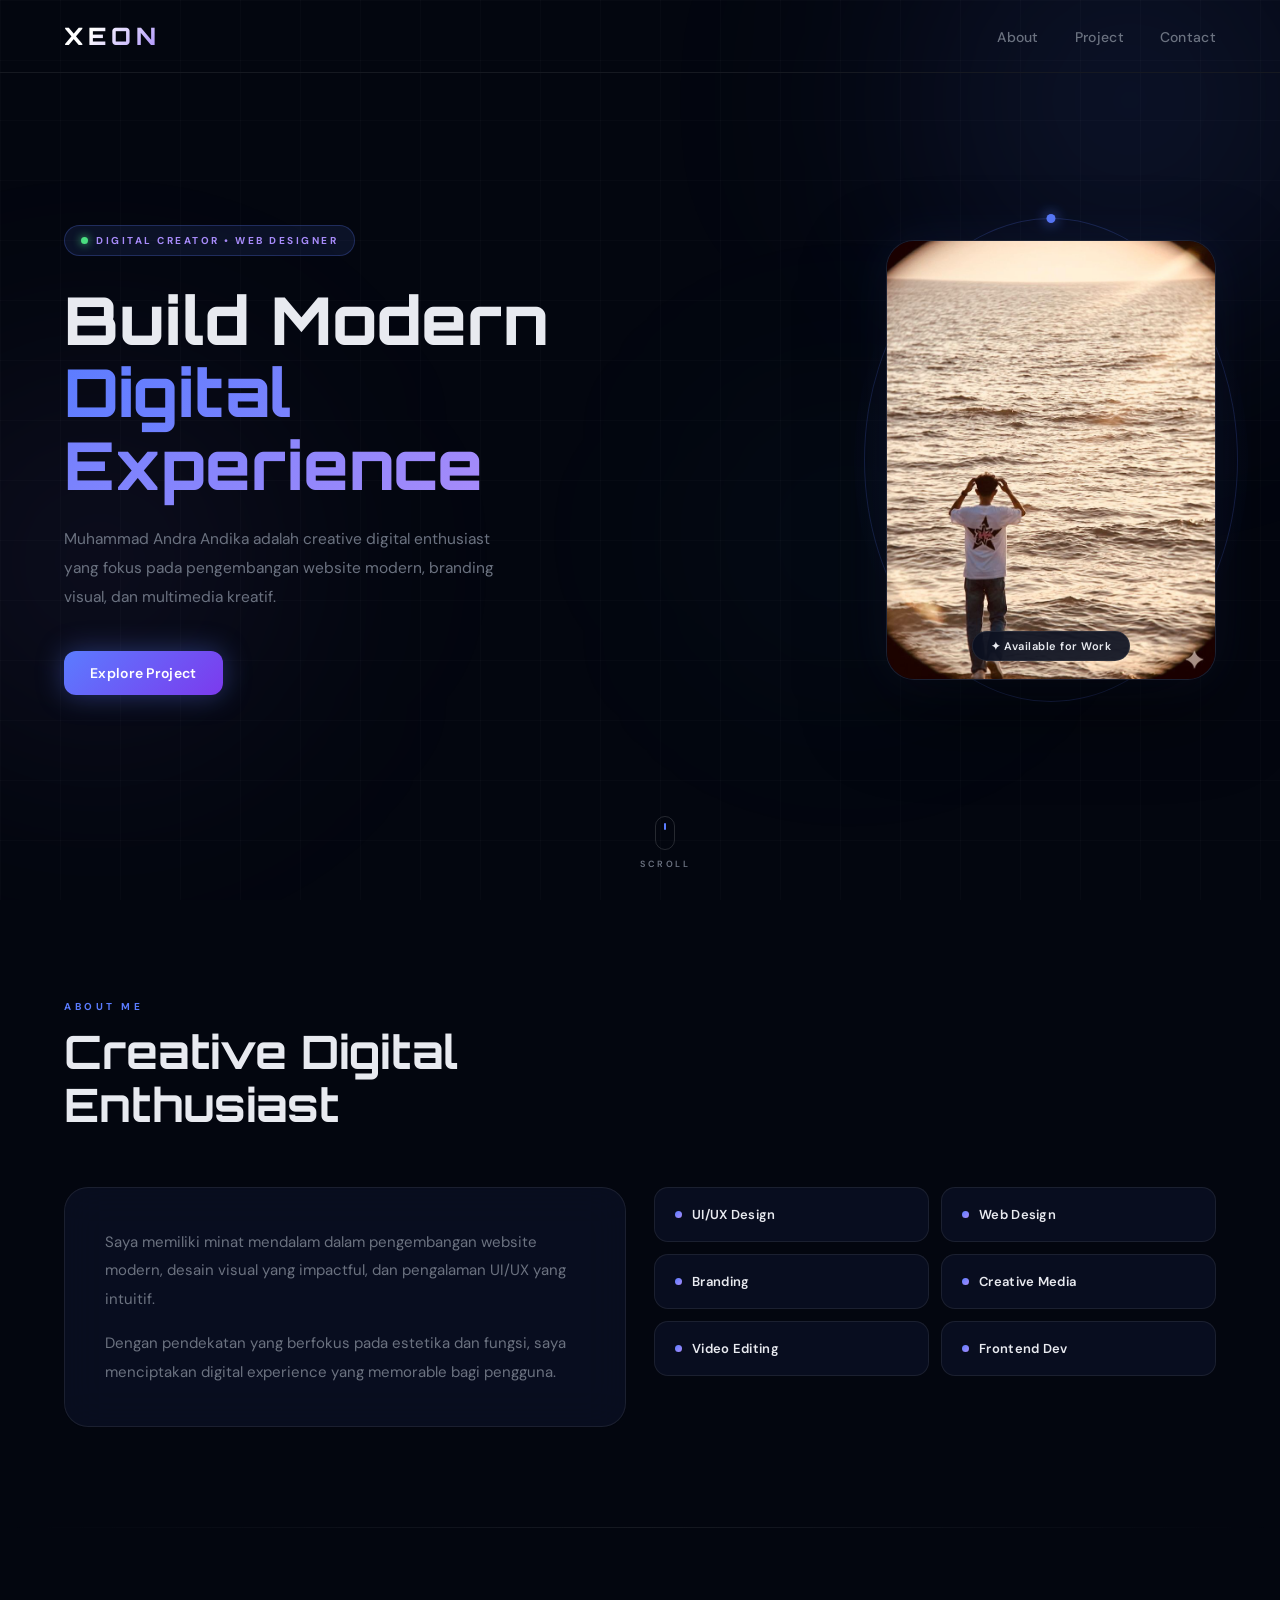
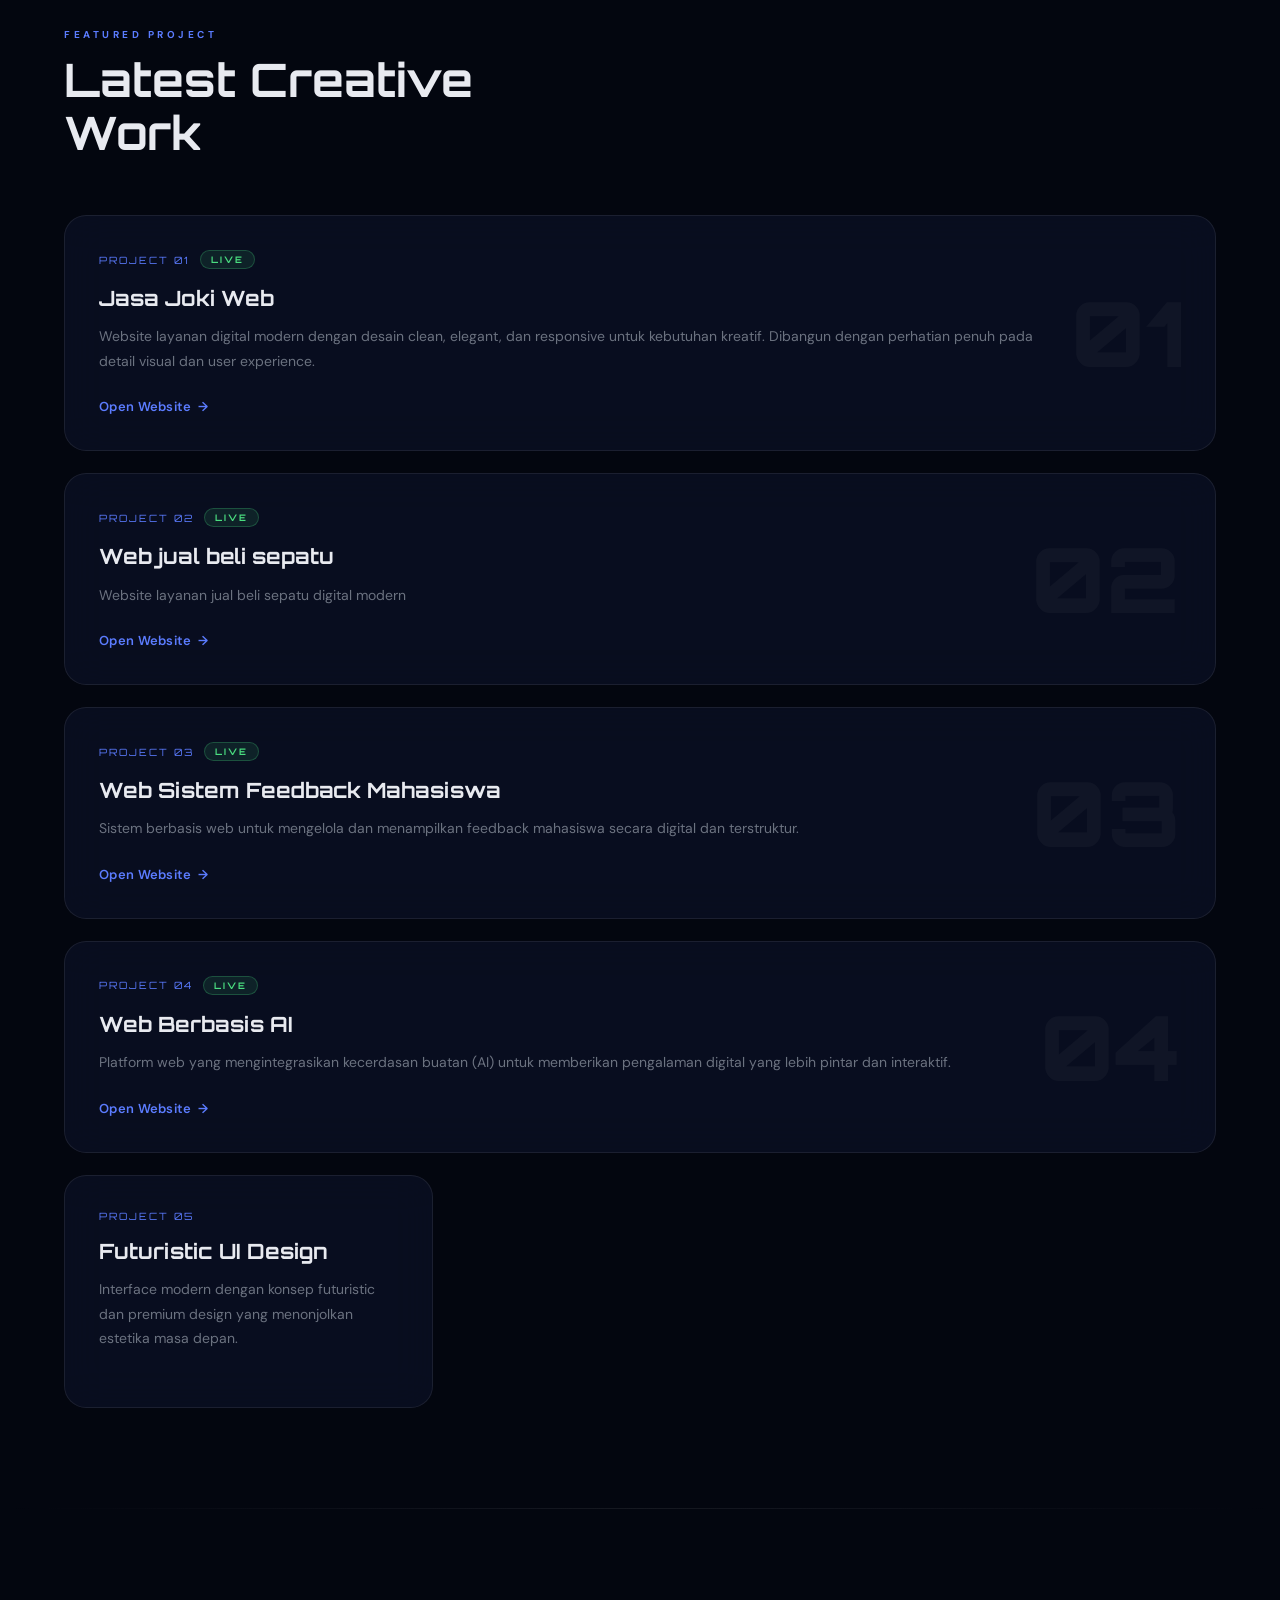
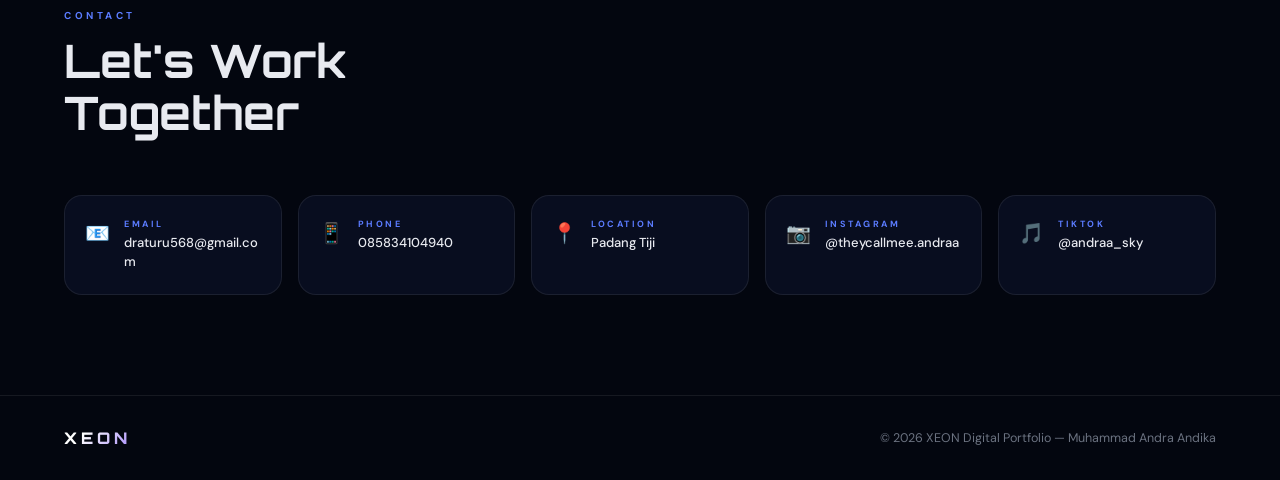
<file: index.html>
<!DOCTYPE html>
<html lang="id">
<head>
  <meta charset="UTF-8">
  <meta name="viewport" content="width=device-width, initial-scale=1.0">
  <title>XEON — Digital Portfolio</title>
  <link rel="preconnect" href="https://fonts.googleapis.com">
  <link href="https://fonts.googleapis.com/css2?family=Orbitron:wght@400;600;800;900&family=DM+Sans:wght@300;400;500;600&display=swap" rel="stylesheet">

  <style>
    /* ===== RESET & BASE ===== */
    *, *::before, *::after {
      margin: 0;
      padding: 0;
      box-sizing: border-box;
    }

    :root {
      --bg: #03060f;
      --bg2: #070d1a;
      --accent: #5b7cff;
      --accent2: #a78bfa;
      --accent-glow: rgba(91,124,255,0.35);
      --glass: rgba(255,255,255,0.04);
      --glass-border: rgba(255,255,255,0.08);
      --text: #e8eaf0;
      --muted: #6b7280;
      --card-bg: rgba(10,16,35,0.8);
    }

    html { scroll-behavior: smooth; }

    body {
      font-family: 'DM Sans', sans-serif;
      background: var(--bg);
      color: var(--text);
      overflow-x: hidden;
      -webkit-font-smoothing: antialiased;
    }

    /* ===== ANIMATED BACKGROUND ===== */
    .bg-canvas {
      position: fixed;
      inset: 0;
      z-index: 0;
      pointer-events: none;
      overflow: hidden;
    }

    .orb {
      position: absolute;
      border-radius: 50%;
      filter: blur(120px);
      animation: orbFloat 12s ease-in-out infinite;
    }

    .orb-1 {
      width: 600px; height: 600px;
      background: radial-gradient(circle, rgba(91,124,255,0.18) 0%, transparent 70%);
      top: -200px; right: -150px;
      animation-delay: 0s;
    }

    .orb-2 {
      width: 500px; height: 500px;
      background: radial-gradient(circle, rgba(167,139,250,0.12) 0%, transparent 70%);
      bottom: 10%; left: -150px;
      animation-delay: -4s;
    }

    .orb-3 {
      width: 350px; height: 350px;
      background: radial-gradient(circle, rgba(56,189,248,0.08) 0%, transparent 70%);
      top: 40%; right: 20%;
      animation-delay: -8s;
    }

    @keyframes orbFloat {
      0%, 100% { transform: translateY(0) scale(1); }
      33%       { transform: translateY(-40px) scale(1.05); }
      66%       { transform: translateY(20px) scale(0.95); }
    }

    .bg-grid {
      position: fixed;
      inset: 0;
      z-index: 0;
      pointer-events: none;
      background-image:
        linear-gradient(rgba(255,255,255,0.018) 1px, transparent 1px),
        linear-gradient(90deg, rgba(255,255,255,0.018) 1px, transparent 1px);
      background-size: 60px 60px;
    }

    /* ===== NAVBAR ===== */
    header {
      position: fixed;
      top: 0; left: 0; right: 0;
      z-index: 100;
      padding: 0 5%;
      transition: background 0.4s, backdrop-filter 0.4s, box-shadow 0.4s;
    }

    header.scrolled {
      background: rgba(3,6,15,0.88);
      backdrop-filter: blur(22px);
      -webkit-backdrop-filter: blur(22px);
      box-shadow: 0 1px 0 var(--glass-border);
    }

    nav {
      display: flex;
      justify-content: space-between;
      align-items: center;
      height: 72px;
    }

    .logo {
      font-family: 'Orbitron', sans-serif;
      font-size: 24px;
      font-weight: 800;
      letter-spacing: 5px;
      background: linear-gradient(135deg, #fff 30%, var(--accent2));
      -webkit-background-clip: text;
      -webkit-text-fill-color: transparent;
      background-clip: text;
    }

    .nav-links {
      display: flex;
      gap: 36px;
      list-style: none;
    }

    .nav-links a {
      text-decoration: none;
      color: var(--muted);
      font-size: 14px;
      font-weight: 500;
      letter-spacing: 0.3px;
      transition: color 0.3s;
      position: relative;
    }

    .nav-links a::after {
      content: '';
      position: absolute;
      bottom: -4px; left: 0;
      width: 0; height: 1.5px;
      background: var(--accent);
      transition: width 0.3s;
    }

    .nav-links a:hover { color: #fff; }
    .nav-links a:hover::after { width: 100%; }

    /* Hamburger */
    .hamburger {
      display: none;
      flex-direction: column;
      justify-content: center;
      gap: 5px;
      cursor: pointer;
      padding: 6px;
      border: none;
      background: none;
    }

    .hamburger span {
      display: block;
      width: 24px; height: 2px;
      background: var(--text);
      border-radius: 2px;
      transition: 0.3s;
    }

    .hamburger.open span:nth-child(1) { transform: translateY(7px) rotate(45deg); }
    .hamburger.open span:nth-child(2) { opacity: 0; transform: scaleX(0); }
    .hamburger.open span:nth-child(3) { transform: translateY(-7px) rotate(-45deg); }

    /* Mobile nav */
    .mobile-nav {
      position: fixed;
      top: 72px; left: 0; right: 0;
      background: rgba(3,6,15,0.97);
      backdrop-filter: blur(30px);
      -webkit-backdrop-filter: blur(30px);
      border-bottom: 1px solid var(--glass-border);
      z-index: 99;
      display: flex;
      flex-direction: column;
      align-items: center;
      max-height: 0;
      overflow: hidden;
      transition: max-height 0.4s cubic-bezier(0.4,0,0.2,1);
    }

    .mobile-nav.open { max-height: 260px; }

    .mobile-nav a {
      text-decoration: none;
      color: var(--muted);
      font-size: 15px;
      font-weight: 500;
      padding: 17px 0;
      width: 100%;
      text-align: center;
      border-bottom: 1px solid var(--glass-border);
      transition: color 0.3s, background 0.3s;
    }

    .mobile-nav a:last-child { border-bottom: none; }
    .mobile-nav a:hover { color: #fff; background: var(--glass); }

    /* ===== HERO ===== */
    .hero {
      position: relative;
      z-index: 1;
      min-height: 100vh;
      display: flex;
      justify-content: space-between;
      align-items: center;
      padding: 100px 5% 80px;
      gap: 60px;
    }

    .hero-left {
      flex: 1;
      max-width: 560px;
    }

    .hero-tag {
      display: inline-flex;
      align-items: center;
      gap: 8px;
      background: rgba(91,124,255,0.1);
      border: 1px solid rgba(91,124,255,0.25);
      padding: 8px 16px;
      border-radius: 100px;
      font-size: 10px;
      font-weight: 700;
      letter-spacing: 2.5px;
      color: var(--accent2);
      margin-bottom: 28px;
      animation: fadeUp 0.7s ease both;
    }

    .hero-tag::before {
      content: '';
      width: 7px; height: 7px;
      border-radius: 50%;
      background: #4ade80;
      box-shadow: 0 0 8px #4ade80;
      flex-shrink: 0;
      animation: blink 2s ease-in-out infinite;
    }

    @keyframes blink {
      0%, 100% { opacity: 1; transform: scale(1); }
      50%       { opacity: 0.4; transform: scale(0.7); }
    }

    .hero-left h1 {
      font-family: 'Orbitron', sans-serif;
      font-size: clamp(34px, 5.5vw, 66px);
      font-weight: 800;
      line-height: 1.1;
      margin-bottom: 24px;
      animation: fadeUp 0.7s 0.1s ease both;
    }

    .gradient-text {
      background: linear-gradient(135deg, var(--accent) 0%, var(--accent2) 100%);
      -webkit-background-clip: text;
      -webkit-text-fill-color: transparent;
      background-clip: text;
    }

    .hero-left p {
      color: var(--muted);
      font-size: 15.5px;
      line-height: 1.85;
      margin-bottom: 40px;
      max-width: 460px;
      animation: fadeUp 0.7s 0.2s ease both;
    }

    .hero-buttons {
      display: flex;
      gap: 14px;
      flex-wrap: wrap;
      animation: fadeUp 0.7s 0.3s ease both;
    }

    .btn {
      display: inline-flex;
      align-items: center;
      gap: 8px;
      padding: 13px 26px;
      border-radius: 12px;
      text-decoration: none;
      font-size: 14px;
      font-weight: 600;
      letter-spacing: 0.3px;
      transition: transform 0.25s, box-shadow 0.25s, background 0.25s;
      cursor: pointer;
      white-space: nowrap;
    }

    .btn:hover { transform: translateY(-3px); }

    .btn-primary {
      background: linear-gradient(135deg, var(--accent), #7c3aed);
      color: #fff;
      box-shadow: 0 0 28px rgba(91,124,255,0.38);
    }

    .btn-primary:hover { box-shadow: 0 0 48px rgba(91,124,255,0.6); }

    .btn-glass {
      background: var(--glass);
      border: 1px solid var(--glass-border);
      color: var(--text);
    }

    .btn-glass:hover {
      background: rgba(255,255,255,0.08);
      border-color: rgba(255,255,255,0.18);
    }

    /* Profile */
    .hero-right {
      flex: 0 0 auto;
      display: flex;
      justify-content: center;
      align-items: center;
      animation: fadeUp 0.85s 0.2s ease both;
    }

    .profile-wrapper {
      position: relative;
    }

    .circle-ring {
      position: absolute;
      inset: -22px;
      border-radius: 50%;
      border: 1.5px solid rgba(91,124,255,0.22);
      animation: spinRing 22s linear infinite;
    }

    .circle-ring::after {
      content: '';
      position: absolute;
      top: -5px; left: 50%;
      width: 9px; height: 9px;
      border-radius: 50%;
      background: var(--accent);
      box-shadow: 0 0 14px var(--accent);
      transform: translateX(-50%);
    }

    @keyframes spinRing {
      from { transform: rotate(0deg); }
      to   { transform: rotate(360deg); }
    }

    .circle-glow {
      position: absolute;
      inset: -32px;
      border-radius: 50%;
      background: radial-gradient(circle, rgba(91,124,255,0.14) 0%, transparent 70%);
      animation: glowPulse 3.5s ease-in-out infinite;
    }

    @keyframes glowPulse {
      0%, 100% { opacity: 0.6; transform: scale(1); }
      50%       { opacity: 1;   transform: scale(1.07); }
    }

    .profile-card {
      position: relative;
      width: clamp(220px, 28vw, 330px);
      aspect-ratio: 3/4;
      border-radius: 28px;
      overflow: hidden;
      border: 1px solid var(--glass-border);
      box-shadow: 0 30px 80px rgba(0,0,0,0.5), 0 0 50px rgba(91,124,255,0.1);
      background: var(--card-bg);
    }

    .profile-card img {
      width: 100%;
      height: 100%;
      object-fit: cover;
      display: block;
    }

    .profile-placeholder {
      width: 100%;
      height: 100%;
      display: flex;
      flex-direction: column;
      align-items: center;
      justify-content: center;
      gap: 14px;
      background: linear-gradient(135deg, rgba(91,124,255,0.07), rgba(167,139,250,0.07));
      color: var(--muted);
      font-size: 13px;
    }

    .profile-placeholder .ph-icon { font-size: 52px; opacity: 0.35; }

    .status-badge {
      position: absolute;
      bottom: 18px; left: 50%;
      transform: translateX(-50%);
      background: rgba(8,14,30,0.9);
      backdrop-filter: blur(14px);
      border: 1px solid var(--glass-border);
      border-radius: 100px;
      padding: 7px 18px;
      font-size: 11px;
      font-weight: 600;
      color: var(--text);
      white-space: nowrap;
      letter-spacing: 0.5px;
    }

    /* Scroll hint */
    .scroll-hint {
      position: absolute;
      bottom: 30px; left: 50%;
      transform: translateX(-50%);
      display: flex;
      flex-direction: column;
      align-items: center;
      gap: 8px;
      animation: fadeUp 1s 1.1s ease both;
    }

    .scroll-hint span {
      font-size: 9px;
      letter-spacing: 2.5px;
      color: var(--muted);
      font-weight: 600;
    }

    .scroll-mouse {
      width: 20px; height: 34px;
      border: 1.5px solid rgba(255,255,255,0.14);
      border-radius: 10px;
      display: flex;
      justify-content: center;
      padding-top: 6px;
    }

    .scroll-mouse::before {
      content: '';
      width: 2.5px; height: 7px;
      border-radius: 2px;
      background: var(--accent);
      animation: scrollDot 1.9s ease-in-out infinite;
    }

    @keyframes scrollDot {
      0%   { opacity: 1; transform: translateY(0); }
      100% { opacity: 0; transform: translateY(12px); }
    }

    /* ===== SECTION BASE ===== */
    section {
      position: relative;
      z-index: 1;
      padding: 100px 5%;
    }

    .section-label {
      font-size: 10px;
      font-weight: 700;
      letter-spacing: 3.5px;
      color: var(--accent);
      margin-bottom: 12px;
      text-transform: uppercase;
    }

    .section-heading {
      font-family: 'Orbitron', sans-serif;
      font-size: clamp(26px, 4vw, 46px);
      font-weight: 700;
      line-height: 1.15;
      margin-bottom: 56px;
    }

    /* ===== ABOUT ===== */
    .about-inner {
      display: grid;
      grid-template-columns: 1fr 1fr;
      gap: 28px;
      align-items: start;
    }

    .about-card {
      background: var(--card-bg);
      border: 1px solid var(--glass-border);
      border-radius: 24px;
      padding: 40px;
      backdrop-filter: blur(20px);
    }

    .about-card p {
      color: var(--muted);
      line-height: 1.9;
      font-size: 15px;
    }

    .about-card p + p { margin-top: 16px; }

    .skill-grid {
      display: grid;
      grid-template-columns: 1fr 1fr;
      gap: 12px;
    }

    .skill-item {
      background: var(--card-bg);
      border: 1px solid var(--glass-border);
      border-radius: 14px;
      padding: 18px 20px;
      font-size: 13px;
      font-weight: 600;
      letter-spacing: 0.3px;
      color: var(--text);
      display: flex;
      align-items: center;
      gap: 10px;
      transition: border-color 0.3s, transform 0.3s, box-shadow 0.3s;
      cursor: default;
    }

    .skill-item:hover {
      border-color: rgba(91,124,255,0.4);
      transform: translateY(-4px);
      box-shadow: 0 10px 28px rgba(91,124,255,0.1);
    }

    .skill-dot {
      width: 7px; height: 7px;
      border-radius: 50%;
      background: linear-gradient(135deg, var(--accent), var(--accent2));
      flex-shrink: 0;
    }

    /* ===== PROJECTS ===== */
    .project-grid {
      display: grid;
      grid-template-columns: repeat(3, 1fr);
      gap: 22px;
    }

    .project-card {
      background: var(--card-bg);
      border: 1px solid var(--glass-border);
      border-radius: 22px;
      padding: 34px;
      transition: transform 0.35s, border-color 0.35s, box-shadow 0.35s;
      position: relative;
      overflow: hidden;
      backdrop-filter: blur(20px);
    }

    .project-card::before {
      content: '';
      position: absolute;
      top: 0; left: 0; right: 0;
      height: 2px;
      background: linear-gradient(90deg, var(--accent), var(--accent2));
      opacity: 0;
      transition: opacity 0.35s;
    }

    .project-card:hover {
      transform: translateY(-8px);
      border-color: rgba(91,124,255,0.28);
      box-shadow: 0 22px 55px rgba(91,124,255,0.1);
    }

    .project-card:hover::before { opacity: 1; }

    /* Featured card spans full width */
    .project-card.featured {
      grid-column: 1 / -1;
      display: flex;
      justify-content: space-between;
      align-items: flex-start;
      gap: 24px;
    }

    .proj-body { flex: 1; }

    .project-num {
      font-family: 'Orbitron', sans-serif;
      font-size: 10px;
      letter-spacing: 2px;
      color: var(--accent);
      margin-bottom: 16px;
      display: flex;
      align-items: center;
      gap: 10px;
    }

    .live-badge {
      background: rgba(74,222,128,0.1);
      border: 1px solid rgba(74,222,128,0.25);
      color: #4ade80;
      font-size: 9px;
      font-weight: 700;
      letter-spacing: 2px;
      padding: 3px 10px;
      border-radius: 100px;
    }

    .project-card h3 {
      font-family: 'Orbitron', sans-serif;
      font-size: clamp(15px, 2vw, 21px);
      font-weight: 700;
      margin-bottom: 12px;
      line-height: 1.3;
    }

    .project-card p {
      color: var(--muted);
      font-size: 14px;
      line-height: 1.75;
      margin-bottom: 22px;
    }

    .proj-link {
      display: inline-flex;
      align-items: center;
      gap: 6px;
      color: var(--accent);
      text-decoration: none;
      font-size: 13px;
      font-weight: 600;
      letter-spacing: 0.3px;
      transition: gap 0.25s, color 0.25s;
    }

    .proj-link .arrow { display: inline-block; transition: transform 0.25s; }
    .proj-link:hover { color: var(--accent2); }
    .proj-link:hover .arrow { transform: translateX(4px); }

    .proj-number-big {
      font-family: 'Orbitron', sans-serif;
      font-size: 90px;
      font-weight: 900;
      color: rgba(255,255,255,0.035);
      line-height: 1;
      user-select: none;
      flex-shrink: 0;
      align-self: center;
    }

    /* ===== CONTACT ===== */
    .contact-grid {
      display: grid;
      grid-template-columns: repeat(auto-fill, minmax(min(100%, 195px), 1fr));
      gap: 16px;
    }

    .contact-card {
      background: var(--card-bg);
      border: 1px solid var(--glass-border);
      border-radius: 18px;
      padding: 22px 20px;
      display: flex;
      align-items: flex-start;
      gap: 14px;
      transition: border-color 0.3s, transform 0.3s, box-shadow 0.3s;
      min-width: 0;
      overflow: hidden;
    }

    .contact-card:hover {
      border-color: rgba(91,124,255,0.35);
      transform: translateY(-4px);
      box-shadow: 0 10px 28px rgba(91,124,255,0.1);
    }

    .contact-icon {
      font-size: 20px;
      flex-shrink: 0;
      margin-top: 2px;
    }

    .contact-info {
      display: flex;
      flex-direction: column;
      gap: 4px;
      min-width: 0;
      flex: 1;
    }

    .contact-label {
      font-size: 9px;
      font-weight: 700;
      letter-spacing: 2.5px;
      color: var(--accent);
      white-space: nowrap;
    }

    .contact-value {
      font-size: 13px;
      color: var(--text);
      font-weight: 500;
      word-break: break-all;
      overflow-wrap: anywhere;
      white-space: normal;
      line-height: 1.45;
    }

    /* ===== DIVIDER ===== */
    .divider {
      position: relative;
      z-index: 1;
      width: 100%;
      height: 1px;
      background: linear-gradient(90deg, transparent, var(--glass-border), transparent);
    }

    /* ===== FOOTER ===== */
    footer {
      position: relative;
      z-index: 1;
      border-top: 1px solid var(--glass-border);
      padding: 32px 5%;
      display: flex;
      justify-content: space-between;
      align-items: center;
      flex-wrap: wrap;
      gap: 14px;
    }

    .footer-logo {
      font-family: 'Orbitron', sans-serif;
      font-size: 16px;
      font-weight: 800;
      letter-spacing: 4px;
      background: linear-gradient(135deg, #fff 30%, var(--accent2));
      -webkit-background-clip: text;
      -webkit-text-fill-color: transparent;
      background-clip: text;
    }

    footer p { color: var(--muted); font-size: 12.5px; }

    /* ===== ANIMATIONS ===== */
    @keyframes fadeUp {
      from { opacity: 0; transform: translateY(28px); }
      to   { opacity: 1; transform: translateY(0); }
    }

    .reveal {
      opacity: 0;
      transform: translateY(30px);
      transition: opacity 0.65s ease, transform 0.65s ease;
    }

    .reveal.visible {
      opacity: 1;
      transform: translateY(0);
    }

    .d1 { transition-delay: 0.08s; }
    .d2 { transition-delay: 0.18s; }
    .d3 { transition-delay: 0.28s; }
    .d4 { transition-delay: 0.38s; }

    /* ===== RESPONSIVE ===== */

    /* Tablet landscape / large iPad */
    @media (max-width: 1100px) {
      .project-grid { grid-template-columns: 1fr 1fr; }
      .project-card.featured { grid-column: 1 / -1; }
    }

    /* Tablet portrait / iPad */
    @media (max-width: 900px) {
      .about-inner { grid-template-columns: 1fr; }

      .hero {
        gap: 40px;
        padding: 110px 5% 80px;
      }

      .proj-number-big { display: none; }
    }

    /* Mobile */
    @media (max-width: 768px) {
      .nav-links { display: none; }
      .hamburger { display: flex; }

      .hero {
        flex-direction: column-reverse;
        align-items: center;
        text-align: center;
        padding: 110px 5% 80px;
        gap: 36px;
        min-height: auto;
      }

      .hero-left { max-width: 100%; }
      .hero-left p { max-width: 100%; }
      .hero-buttons { justify-content: center; }
      .hero-right { width: 100%; }

      .profile-card { width: clamp(190px, 52vw, 270px); }

      .scroll-hint { display: none; }

      .project-grid { grid-template-columns: 1fr; }
      .project-card.featured {
        grid-column: auto;
        flex-direction: column;
      }

      footer { flex-direction: column; text-align: center; }
    }

    /* Small mobile */
    @media (max-width: 480px) {
      section { padding: 70px 5%; }
      .hero { padding: 100px 5% 60px; }
      .skill-grid { grid-template-columns: 1fr; }
      .contact-grid { grid-template-columns: 1fr; }
    }
  </style>
</head>
<body>

  <!-- Animated background -->
  <div class="bg-canvas">
    <div class="orb orb-1"></div>
    <div class="orb orb-2"></div>
    <div class="orb orb-3"></div>
  </div>
  <div class="bg-grid"></div>

  <!-- Header / Navbar -->
  <header id="header">
    <nav>
      <div class="logo">XEON</div>

      <ul class="nav-links">
        <li><a href="#about">About</a></li>
        <li><a href="#project">Project</a></li>
        <li><a href="#contact">Contact</a></li>
      </ul>

      <button class="hamburger" id="hamburger" aria-label="Toggle menu">
        <span></span>
        <span></span>
        <span></span>
      </button>
    </nav>
  </header>

  <!-- Mobile nav -->
  <div class="mobile-nav" id="mobileNav">
    <a href="#about"   id="mob1">About</a>
    <a href="#project" id="mob2">Project</a>
    <a href="#contact" id="mob3">Contact</a>
  </div>

  <!-- ===== HERO ===== -->
  <section class="hero">
    <div class="hero-left">
      <div class="hero-tag">DIGITAL CREATOR &bull; WEB DESIGNER</div>

      <h1>
        Build Modern<br>
        <span class="gradient-text">Digital Experience</span>
      </h1>

      <p>
        Muhammad Andra Andika adalah creative digital enthusiast
        yang fokus pada pengembangan website modern,
        branding visual, dan multimedia kreatif.
      </p>

      <div class="hero-buttons">
        <a href="#project" class="btn btn-primary">Explore Project</a>
      </div>
    </div>

    <div class="hero-right">
      <div class="profile-wrapper">
        <div class="circle-glow"></div>
        <div class="circle-ring"></div>
        <div class="profile-card" id="profileCard">
          <img src="andra.jpeg" alt="Muhammad Andra Andika" id="profileImg">
          <div class="status-badge">✦ Available for Work</div>
        </div>
      </div>
    </div>

    <div class="scroll-hint">
      <div class="scroll-mouse"></div>
      <span>SCROLL</span>
    </div>
  </section>

  <!-- ===== ABOUT ===== -->
  <section id="about">
    <p class="section-label reveal">ABOUT ME</p>
    <h2 class="section-heading reveal d1">Creative Digital<br>Enthusiast</h2>

    <div class="about-inner">
      <div class="about-card reveal d2">
        <p>
          Saya memiliki minat mendalam dalam pengembangan website modern,
          desain visual yang impactful, dan pengalaman UI/UX yang intuitif.
        </p>
        <p>
          Dengan pendekatan yang berfokus pada estetika dan fungsi,
          saya menciptakan digital experience yang memorable bagi pengguna.
        </p>
      </div>

      <div class="skill-grid">
        <div class="skill-item reveal d1"><div class="skill-dot"></div>UI/UX Design</div>
        <div class="skill-item reveal d2"><div class="skill-dot"></div>Web Design</div>
        <div class="skill-item reveal d2"><div class="skill-dot"></div>Branding</div>
        <div class="skill-item reveal d3"><div class="skill-dot"></div>Creative Media</div>
        <div class="skill-item reveal d3"><div class="skill-dot"></div>Video Editing</div>
        <div class="skill-item reveal d4"><div class="skill-dot"></div>Frontend Dev</div>
      </div>
    </div>
  </section>

  <div class="divider"></div>

  <!-- ===== PROJECTS ===== -->
  <section id="project">
    <p class="section-label reveal">FEATURED PROJECT</p>
    <h2 class="section-heading reveal d1">Latest Creative<br>Work</h2>

    <div class="project-grid">

      <!-- Featured project -->
      <div class="project-card featured reveal d1">
        <div class="proj-body">
          <div class="project-num">
            PROJECT 01
            <span class="live-badge">LIVE</span>
          </div>
          <h3>Jasa Joki Web</h3>
          <p>
            Website layanan digital modern dengan desain clean, elegant,
            dan responsive untuk kebutuhan kreatif. Dibangun dengan
            perhatian penuh pada detail visual dan user experience.
          </p>
          <a href="https://astecu402-sketch.github.io/JASA-JOKI-WEB/"
             target="_blank" rel="noopener" class="proj-link">
            Open Website <span class="arrow">→</span>
          </a>
        </div>
        <div class="proj-number-big">01</div>
      </div>

      <!-- Card 2 -->
       <div class="project-card featured reveal d1">
        <div class="proj-body">
          <div class="project-num">
            PROJECT 02
            <span class="live-badge">LIVE</span>
          </div>
          <h3>Web jual beli sepatu</h3>
          <p>
            Website layanan jual beli sepatu digital modern
          </p>
           <a href="sepatu.html"
             target="_blank" rel="noopener" class="proj-link">
            Open Website <span class="arrow">→</span>
          </a>
        </div>
        <div class="proj-number-big">02</div>
      </div>

      <!-- Card 3 -->
      <div class="project-card featured reveal d1">
        <div class="proj-body">
          <div class="project-num">
            PROJECT 03
            <span class="live-badge">LIVE</span>
          </div>
          <h3>Web Sistem Feedback Mahasiswa</h3>
          <p>
            Sistem berbasis web untuk mengelola dan menampilkan feedback
            mahasiswa secara digital dan terstruktur.
          </p>
          <a href="http://sistem-feedback-mahasiswa.free.nf/?i=1"
             target="_blank" rel="noopener" class="proj-link">
            Open Website <span class="arrow">→</span>
          </a>
        </div>
        <div class="proj-number-big">03</div>
      </div>

      <!-- Card 4 -->
      <div class="project-card featured reveal d1">
        <div class="proj-body">
          <div class="project-num">
            PROJECT 04
            <span class="live-badge">LIVE</span>
          </div>
          <h3>Web Berbasis AI</h3>
          <p>
            Platform web yang mengintegrasikan kecerdasan buatan (AI)
            untuk memberikan pengalaman digital yang lebih pintar dan interaktif.
          </p>
          <a href="https://infinityfree.synergize.co/?i=2"
             target="_blank" rel="noopener" class="proj-link">
            Open Website <span class="arrow">→</span>
          </a>
        </div>
        <div class="proj-number-big">04</div>
      </div>

      <!-- Card 5 -->
      <div class="project-card reveal d3">
        <div class="project-num">PROJECT 05</div>
        <h3>Futuristic UI Design</h3>
        <p>
          Interface modern dengan konsep futuristic dan premium
          design yang menonjolkan estetika masa depan.
        </p>
      </div>

    </div>
  </section>

  <div class="divider"></div>

  <!-- ===== CONTACT ===== -->
  <section id="contact">
    <p class="section-label reveal">CONTACT</p>
    <h2 class="section-heading reveal d1">Let's Work<br>Together</h2>

    <div class="contact-grid">
      <div class="contact-card reveal d1">
        <div class="contact-icon">📧</div>
        <div class="contact-info">
          <div class="contact-label">EMAIL</div>
          <div class="contact-value">draturu568@gmail.com</div>
        </div>
      </div>
      <div class="contact-card reveal d2">
        <div class="contact-icon">📱</div>
        <div class="contact-info">
          <div class="contact-label">PHONE</div>
          <div class="contact-value">085834104940</div>
        </div>
      </div>
      <div class="contact-card reveal d3">
        <div class="contact-icon">📍</div>
        <div class="contact-info">
          <div class="contact-label">LOCATION</div>
          <div class="contact-value">Padang Tiji</div>
        </div>
      </div>
      <div class="contact-card reveal d1">
        <div class="contact-icon">📷</div>
        <div class="contact-info">
          <div class="contact-label">INSTAGRAM</div>
          <div class="contact-value">@theycallmee.andraa</div>
        </div>
      </div>
      <div class="contact-card reveal d2">
        <div class="contact-icon">🎵</div>
        <div class="contact-info">
          <div class="contact-label">TIKTOK</div>
          <div class="contact-value">@andraa_sky</div>
        </div>
      </div>
    </div>
  </section>

  <!-- Footer -->
  <footer>
    <div class="footer-logo">XEON</div>
    <p>© 2026 XEON Digital Portfolio — Muhammad Andra Andika</p>
  </footer>

  <script>
    /* ── Navbar scroll ── */
    const header = document.getElementById('header');
    const onScroll = () => header.classList.toggle('scrolled', window.scrollY > 20);
    window.addEventListener('scroll', onScroll, { passive: true });

    /* ── Hamburger ── */
    const hamburger = document.getElementById('hamburger');
    const mobileNav = document.getElementById('mobileNav');

    hamburger.addEventListener('click', () => {
      const open = hamburger.classList.toggle('open');
      mobileNav.classList.toggle('open', open);
    });

    ['mob1','mob2','mob3'].forEach(id => {
      document.getElementById(id).addEventListener('click', () => {
        hamburger.classList.remove('open');
        mobileNav.classList.remove('open');
      });
    });

    /* ── Scroll reveal ── */
    const revealEls = document.querySelectorAll('.reveal');
    const revealObs = new IntersectionObserver(entries => {
      entries.forEach(e => {
        if (e.isIntersecting) {
          e.target.classList.add('visible');
          revealObs.unobserve(e.target);
        }
      });
    }, { threshold: 0.1, rootMargin: '0px 0px -30px 0px' });

    revealEls.forEach(el => revealObs.observe(el));

    /* ── Profile image fallback ── */
    const img = document.getElementById('profileImg');
    if (img) {
      img.addEventListener('error', () => {
        const card = document.getElementById('profileCard');
        card.innerHTML =
          '<div class="profile-placeholder">' +
          '<div class="ph-icon">👤</div>' +
          '<span>Andra Andika</span>' +
          '</div>' +
          '<div class="status-badge">✦ Available for Work</div>';
      });
    }

    console.log('XEON PORTFOLIO — READY ✦');
  </script>
</body>
</html>
</file>
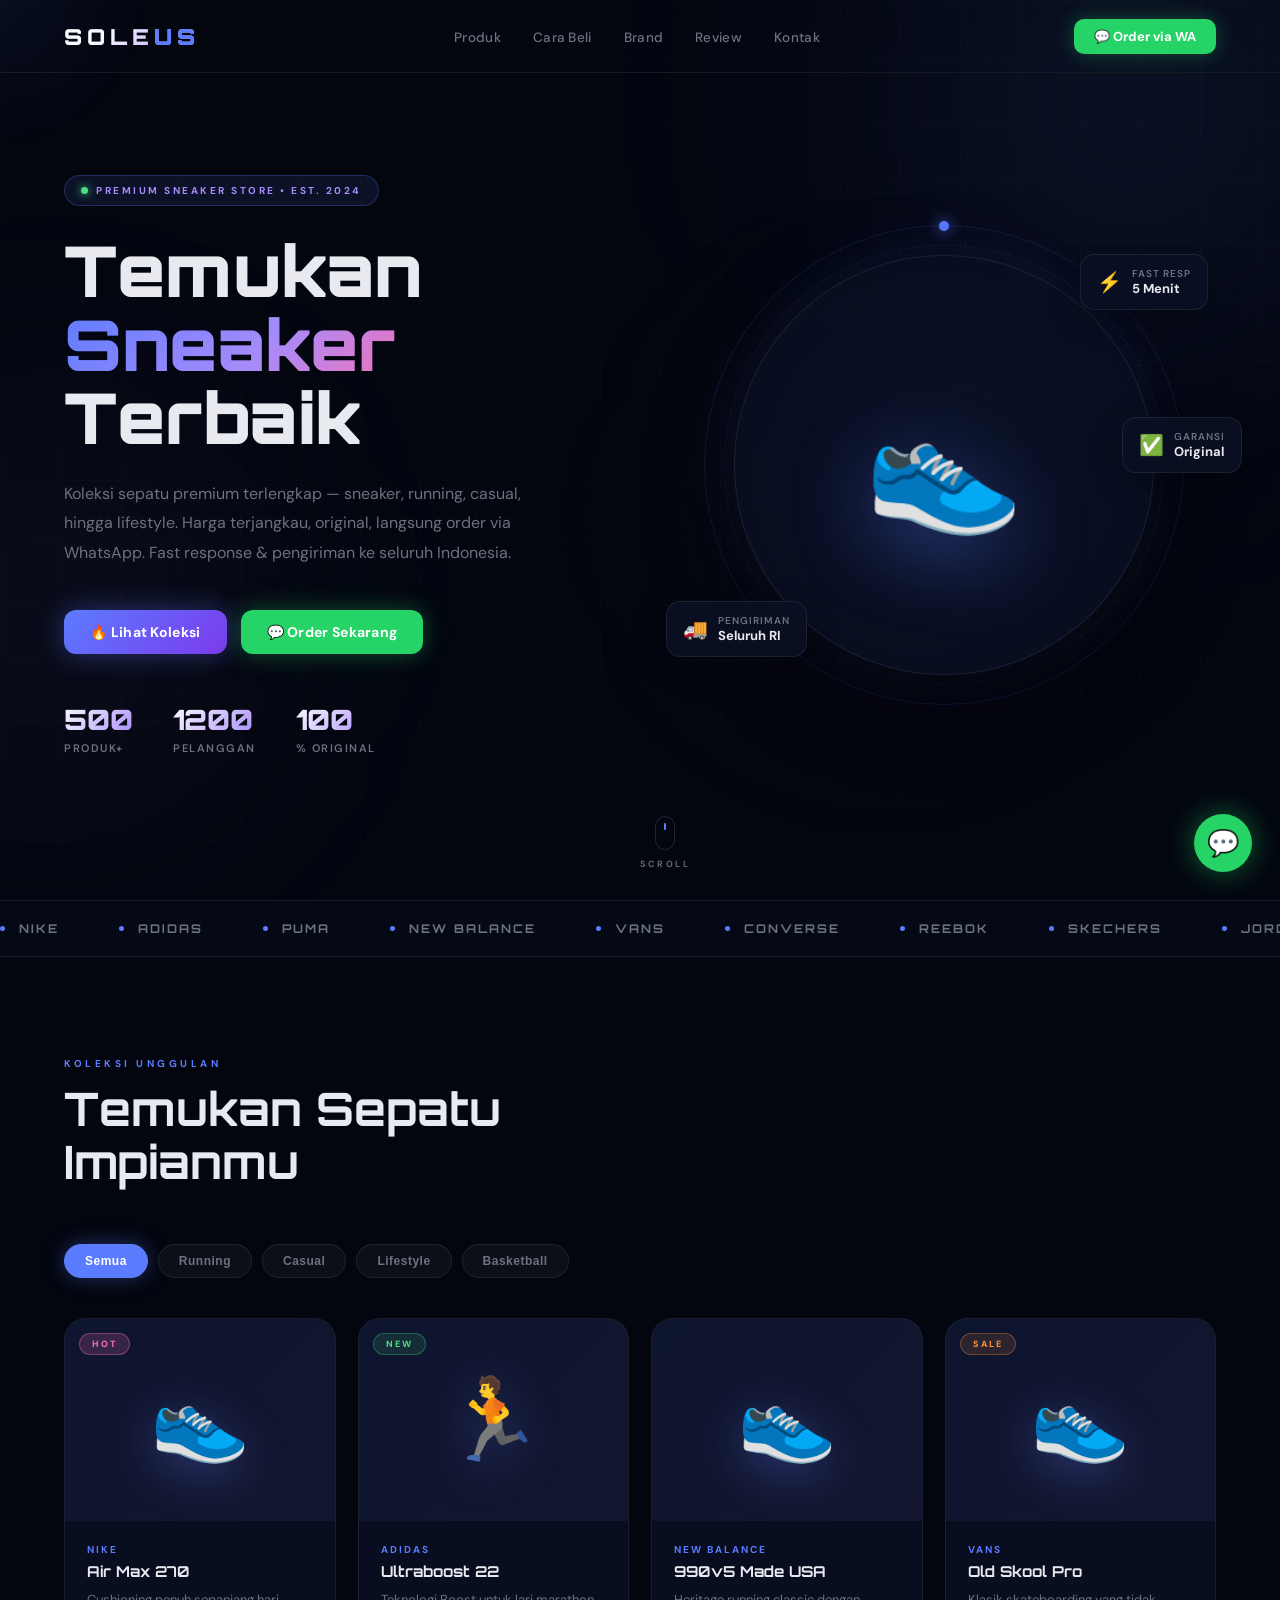
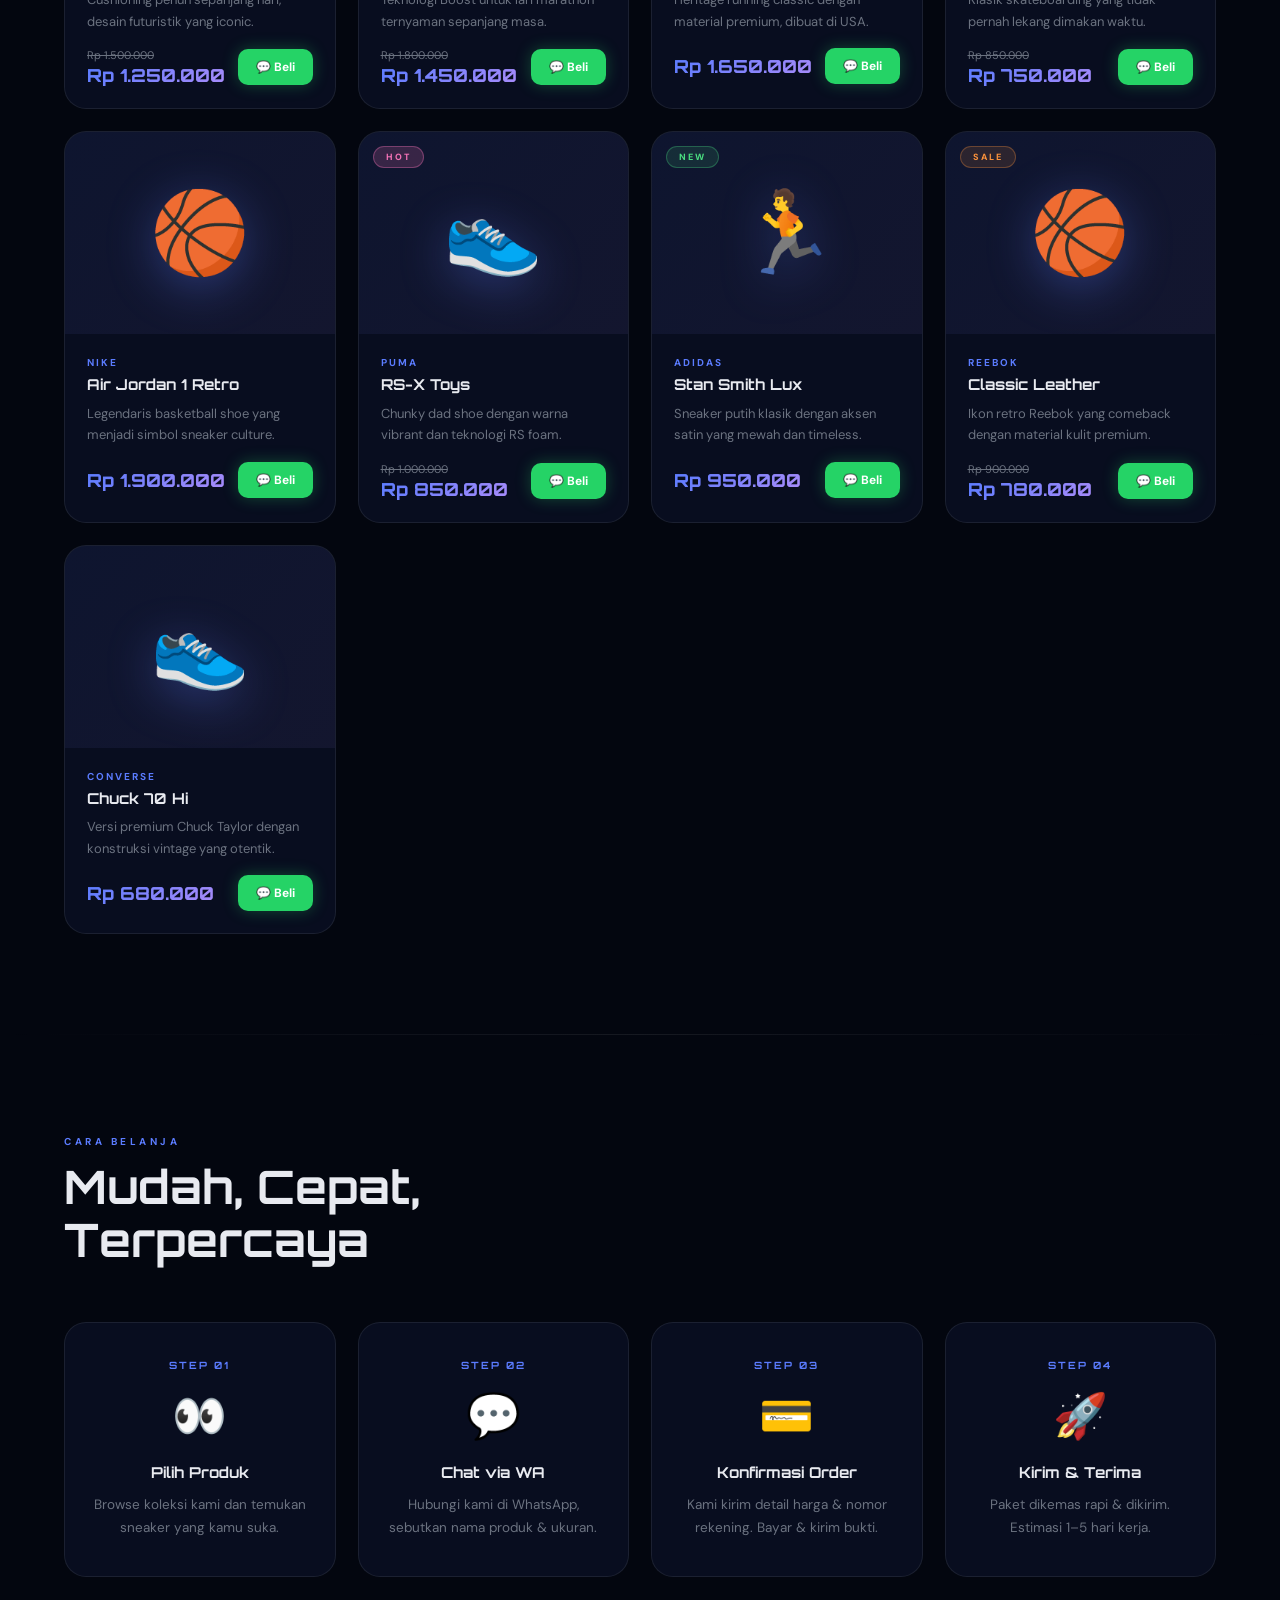
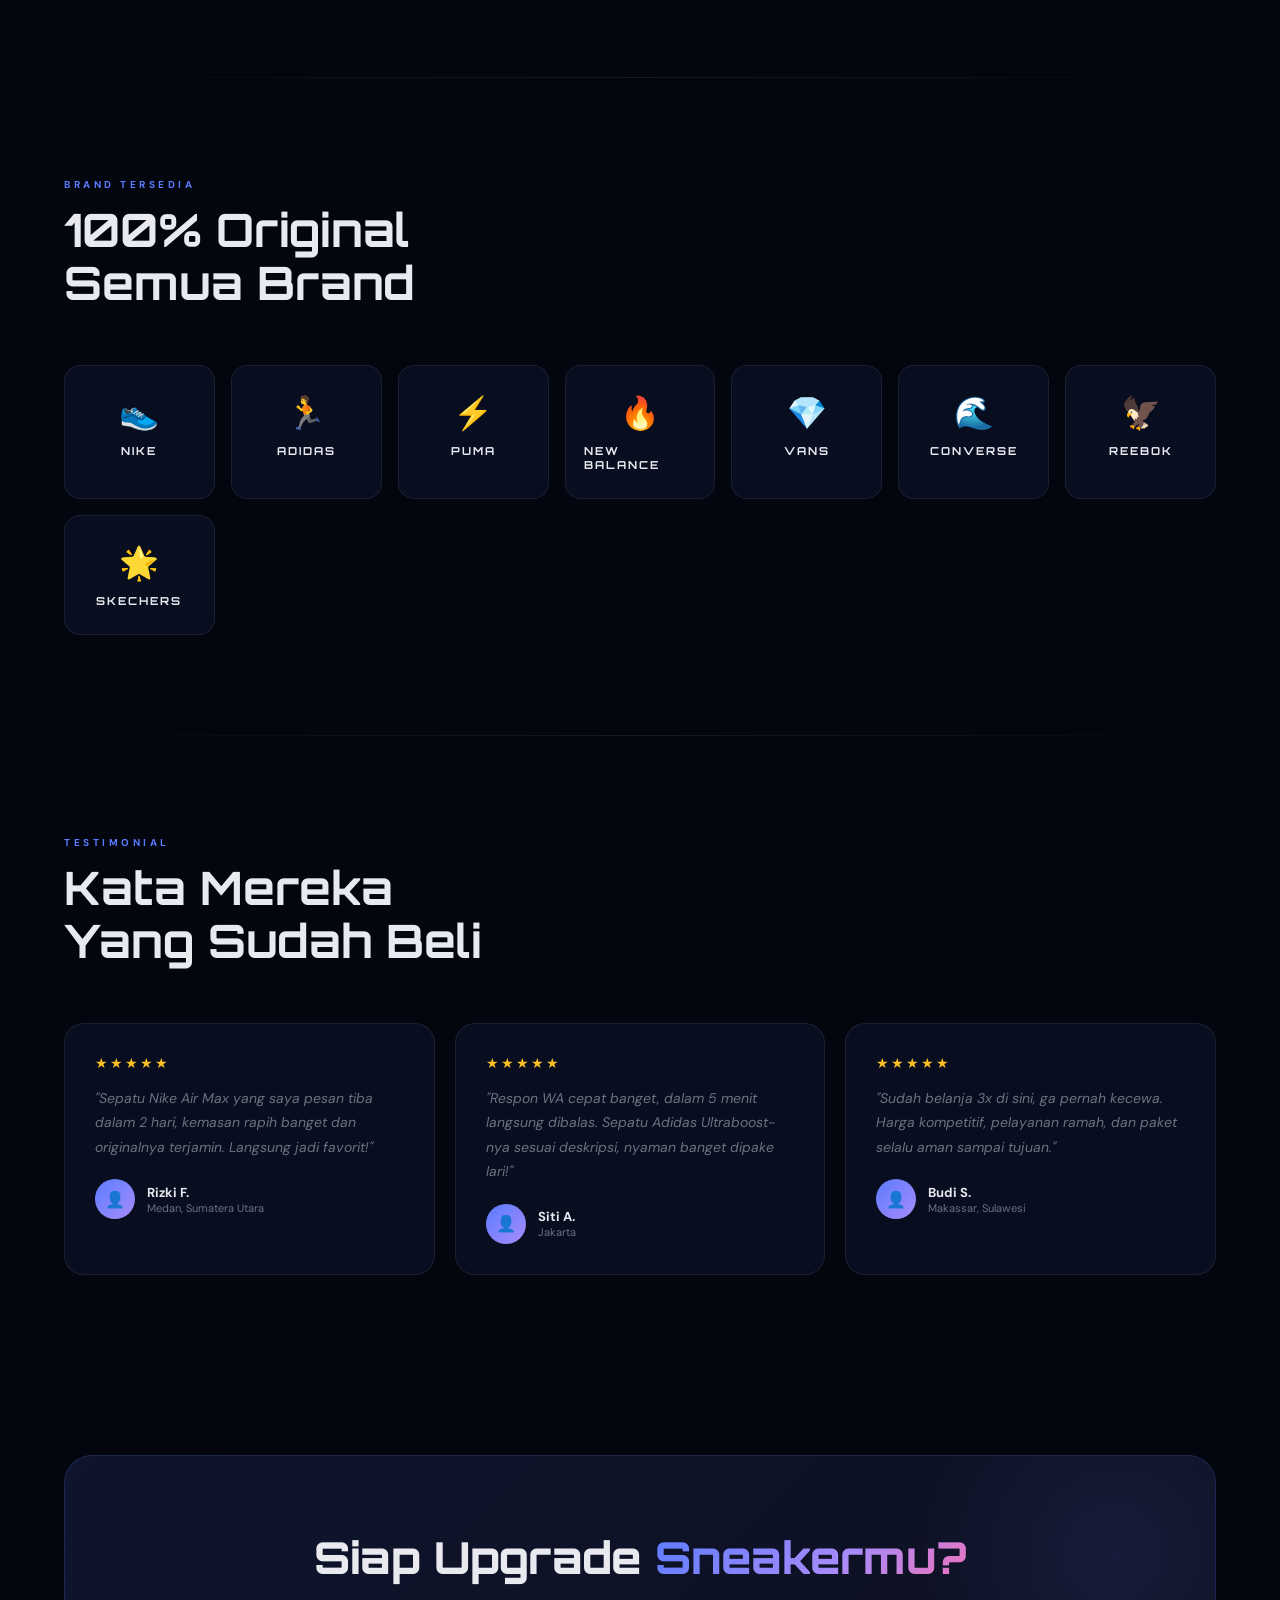
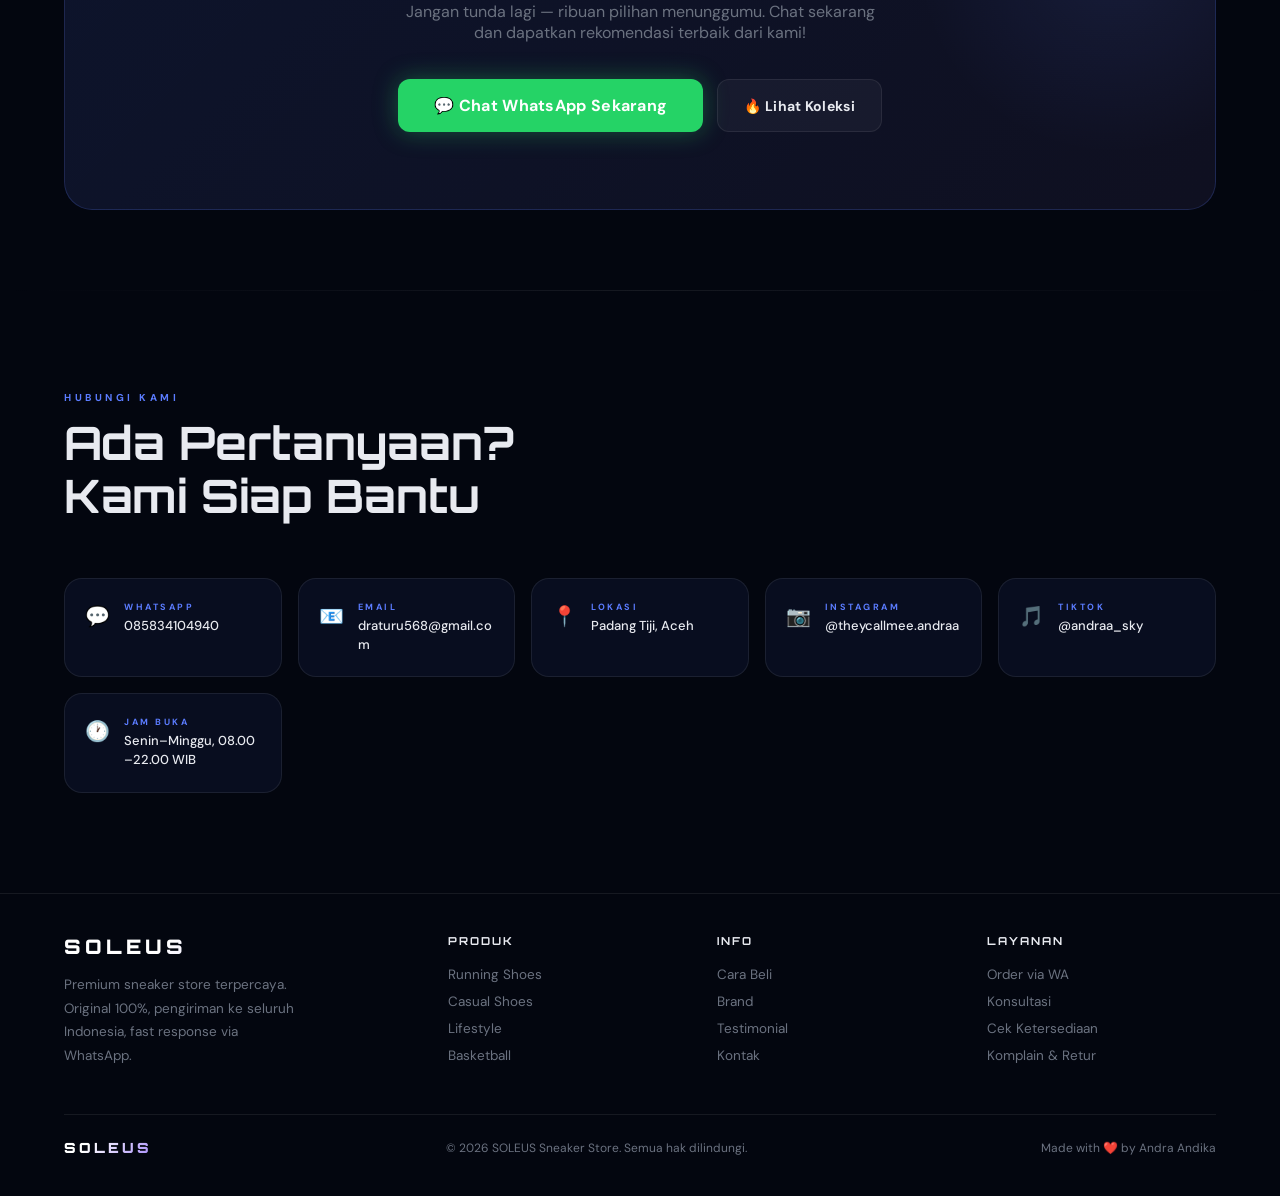
<file: sepatu.html>
<!DOCTYPE html>
<html lang="id">
<head>
  <meta charset="UTF-8">
  <meta name="viewport" content="width=device-width, initial-scale=1.0">
  <title>SOLEUS — Premium Sneaker Store</title>
  <link rel="preconnect" href="https://fonts.googleapis.com">
  <link href="https://fonts.googleapis.com/css2?family=Orbitron:wght@400;600;800;900&family=DM+Sans:ital,wght@0,300;0,400;0,500;0,600;1,400&display=swap" rel="stylesheet">

  <style>
    /* ===== RESET ===== */
    *, *::before, *::after { margin:0; padding:0; box-sizing:border-box; }

    :root {
      --bg:           #03060f;
      --bg2:          #070d1a;
      --accent:       #5b7cff;
      --accent2:      #a78bfa;
      --accent3:      #f472b6;
      --glass:        rgba(255,255,255,0.04);
      --glass-border: rgba(255,255,255,0.08);
      --text:         #e8eaf0;
      --muted:        #6b7280;
      --card-bg:      rgba(10,16,35,0.85);
      --wa:           #25D366;
    }

    html { scroll-behavior: smooth; }

    body {
      font-family: 'DM Sans', sans-serif;
      background: var(--bg);
      color: var(--text);
      overflow-x: hidden;
      -webkit-font-smoothing: antialiased;
    }

    /* ===== CURSOR GLOW ===== */
    .cursor-glow {
      position: fixed;
      width: 300px; height: 300px;
      border-radius: 50%;
      background: radial-gradient(circle, rgba(91,124,255,0.07) 0%, transparent 70%);
      pointer-events: none;
      z-index: 9999;
      transform: translate(-50%,-50%);
      transition: opacity 0.3s;
    }

    /* ===== ANIMATED BACKGROUND ===== */
    .bg-canvas {
      position: fixed; inset: 0;
      z-index: 0; pointer-events: none; overflow: hidden;
    }

    .orb {
      position: absolute; border-radius: 50%;
      filter: blur(130px);
      animation: orbFloat 14s ease-in-out infinite;
    }
    .orb-1 { width:700px;height:700px; background:radial-gradient(circle,rgba(91,124,255,0.16) 0%,transparent 70%); top:-250px;right:-200px; animation-delay:0s; }
    .orb-2 { width:500px;height:500px; background:radial-gradient(circle,rgba(167,139,250,0.11) 0%,transparent 70%); bottom:5%;left:-200px; animation-delay:-5s; }
    .orb-3 { width:400px;height:400px; background:radial-gradient(circle,rgba(244,114,182,0.07) 0%,transparent 70%); top:35%;right:15%; animation-delay:-9s; }

    @keyframes orbFloat {
      0%,100% { transform:translateY(0) scale(1); }
      33%      { transform:translateY(-50px) scale(1.06); }
      66%      { transform:translateY(25px) scale(0.94); }
    }

    .bg-grid {
      position: fixed; inset: 0; z-index: 0; pointer-events: none;
      background-image:
        linear-gradient(rgba(255,255,255,0.016) 1px, transparent 1px),
        linear-gradient(90deg,rgba(255,255,255,0.016) 1px, transparent 1px);
      background-size: 60px 60px;
    }

    /* ===== NAVBAR ===== */
    header {
      position: fixed; top:0;left:0;right:0;
      z-index: 100; padding: 0 5%;
      transition: background 0.4s, box-shadow 0.4s;
    }
    header.scrolled {
      background: rgba(3,6,15,0.9);
      backdrop-filter: blur(22px);
      -webkit-backdrop-filter: blur(22px);
      box-shadow: 0 1px 0 var(--glass-border);
    }

    nav {
      display: flex; justify-content: space-between; align-items: center;
      height: 72px;
    }

    .logo {
      font-family: 'Orbitron', sans-serif;
      font-size: 22px; font-weight: 900; letter-spacing: 5px;
      background: linear-gradient(135deg,#fff 30%,var(--accent2));
      -webkit-background-clip: text; -webkit-text-fill-color: transparent;
      background-clip: text;
    }
    .logo span { color: var(--accent); -webkit-text-fill-color: var(--accent); }

    .nav-links { display:flex; gap:32px; list-style:none; }
    .nav-links a {
      text-decoration:none; color:var(--muted);
      font-size:13.5px; font-weight:500; letter-spacing:0.3px;
      transition: color 0.3s; position:relative;
    }
    .nav-links a::after {
      content:''; position:absolute; bottom:-4px;left:0;
      width:0; height:1.5px; background:var(--accent);
      transition: width 0.3s;
    }
    .nav-links a:hover { color:#fff; }
    .nav-links a:hover::after { width:100%; }

    .nav-wa {
      display: inline-flex; align-items: center; gap: 7px;
      background: var(--wa); color:#fff;
      padding: 9px 20px; border-radius: 10px;
      font-size: 13px; font-weight: 700; text-decoration: none;
      transition: transform 0.25s, box-shadow 0.25s;
      box-shadow: 0 0 20px rgba(37,211,102,0.3);
    }
    .nav-wa:hover { transform:translateY(-2px); box-shadow:0 0 30px rgba(37,211,102,0.5); }

    /* Hamburger */
    .hamburger {
      display:none; flex-direction:column; justify-content:center;
      gap:5px; cursor:pointer; padding:6px; border:none; background:none;
    }
    .hamburger span {
      display:block; width:24px;height:2px;
      background:var(--text); border-radius:2px; transition:0.3s;
    }
    .hamburger.open span:nth-child(1) { transform:translateY(7px) rotate(45deg); }
    .hamburger.open span:nth-child(2) { opacity:0; transform:scaleX(0); }
    .hamburger.open span:nth-child(3) { transform:translateY(-7px) rotate(-45deg); }

    .mobile-nav {
      position:fixed; top:72px;left:0;right:0;
      background:rgba(3,6,15,0.97);
      backdrop-filter:blur(30px); -webkit-backdrop-filter:blur(30px);
      border-bottom:1px solid var(--glass-border);
      z-index:99; display:flex; flex-direction:column; align-items:center;
      max-height:0; overflow:hidden;
      transition: max-height 0.4s cubic-bezier(0.4,0,0.2,1);
    }
    .mobile-nav.open { max-height:320px; }
    .mobile-nav a {
      text-decoration:none; color:var(--muted); font-size:15px;
      font-weight:500; padding:17px 0; width:100%; text-align:center;
      border-bottom:1px solid var(--glass-border); transition:color 0.3s,background 0.3s;
    }
    .mobile-nav a:last-child { border-bottom:none; background:rgba(37,211,102,0.08); color:var(--wa); font-weight:700; }
    .mobile-nav a:hover { color:#fff; background:var(--glass); }

    /* ===== HERO ===== */
    .hero {
      position:relative; z-index:1;
      min-height:100vh;
      display:flex; align-items:center;
      padding:90px 5% 60px;
      gap:60px;
    }

    .hero-left { flex:1; max-width:580px; }

    .hero-badge {
      display:inline-flex; align-items:center; gap:8px;
      background:rgba(91,124,255,0.1);
      border:1px solid rgba(91,124,255,0.25);
      padding:8px 16px; border-radius:100px;
      font-size:10px; font-weight:700; letter-spacing:2.5px;
      color:var(--accent2); margin-bottom:28px;
      animation: fadeUp 0.7s ease both;
    }
    .hero-badge::before {
      content:''; width:7px;height:7px; border-radius:50%;
      background:#4ade80; box-shadow:0 0 8px #4ade80; flex-shrink:0;
      animation:blink 2s ease-in-out infinite;
    }
    @keyframes blink {
      0%,100%{opacity:1;transform:scale(1);}
      50%{opacity:0.4;transform:scale(0.7);}
    }

    .hero-left h1 {
      font-family:'Orbitron',sans-serif;
      font-size:clamp(36px,5.5vw,70px);
      font-weight:900; line-height:1.05;
      margin-bottom:24px;
      animation:fadeUp 0.7s 0.1s ease both;
    }

    .gradient-text {
      background:linear-gradient(135deg,var(--accent) 0%,var(--accent2) 60%,var(--accent3) 100%);
      -webkit-background-clip:text; -webkit-text-fill-color:transparent;
      background-clip:text;
    }

    .hero-left p {
      color:var(--muted); font-size:16px; line-height:1.85;
      margin-bottom:42px; max-width:480px;
      animation:fadeUp 0.7s 0.2s ease both;
    }

    .hero-actions {
      display:flex; gap:14px; flex-wrap:wrap;
      animation:fadeUp 0.7s 0.3s ease both;
    }

    .btn {
      display:inline-flex; align-items:center; gap:8px;
      padding:13px 26px; border-radius:12px;
      text-decoration:none; font-size:14px; font-weight:700;
      letter-spacing:0.3px; cursor:pointer; white-space:nowrap;
      transition:transform 0.25s, box-shadow 0.25s, background 0.25s;
    }
    .btn:hover { transform:translateY(-3px); }

    .btn-primary {
      background:linear-gradient(135deg,var(--accent),#7c3aed);
      color:#fff; box-shadow:0 0 28px rgba(91,124,255,0.38);
    }
    .btn-primary:hover { box-shadow:0 0 48px rgba(91,124,255,0.6); }

    .btn-wa {
      background:var(--wa); color:#fff;
      box-shadow:0 0 24px rgba(37,211,102,0.35);
    }
    .btn-wa:hover { box-shadow:0 0 40px rgba(37,211,102,0.55); }

    .btn-glass {
      background:var(--glass); border:1px solid var(--glass-border); color:var(--text);
    }
    .btn-glass:hover { background:rgba(255,255,255,0.08); border-color:rgba(255,255,255,0.18); }

    /* Hero stats */
    .hero-stats {
      display:flex; gap:40px; margin-top:48px; flex-wrap:wrap;
      animation:fadeUp 0.7s 0.4s ease both;
    }
    .stat { display:flex; flex-direction:column; gap:4px; }
    .stat-num {
      font-family:'Orbitron',sans-serif; font-size:28px; font-weight:900;
      background:linear-gradient(135deg,#fff,var(--accent2));
      -webkit-background-clip:text; -webkit-text-fill-color:transparent;
      background-clip:text;
    }
    .stat-label { font-size:11px; font-weight:600; letter-spacing:1.5px; color:var(--muted); }

    /* Hero right — floating shoe showcase */
    .hero-right {
      flex:0 0 auto; display:flex; justify-content:center; align-items:center;
      animation:fadeUp 0.9s 0.2s ease both;
    }

    .shoe-showcase {
      position:relative; width:clamp(300px,40vw,480px); aspect-ratio:1;
    }

    .showcase-ring {
      position:absolute; inset:0; border-radius:50%;
      border:1px solid rgba(91,124,255,0.15);
      animation:spinRing 25s linear infinite;
    }
    .showcase-ring::after {
      content:''; position:absolute; top:-5px;left:50%;
      width:10px;height:10px; border-radius:50%;
      background:var(--accent); box-shadow:0 0 14px var(--accent);
      transform:translateX(-50%);
    }
    .showcase-ring-2 {
      position:absolute; inset:20px; border-radius:50%;
      border:1px dashed rgba(167,139,250,0.1);
      animation:spinRing 18s linear infinite reverse;
    }

    @keyframes spinRing { from{transform:rotate(0deg);}to{transform:rotate(360deg);} }

    .showcase-glow {
      position:absolute; inset:-20px; border-radius:50%;
      background:radial-gradient(circle,rgba(91,124,255,0.12) 0%,transparent 70%);
      animation:glowPulse 3.5s ease-in-out infinite;
    }
    @keyframes glowPulse {
      0%,100%{opacity:0.6;transform:scale(1);}
      50%{opacity:1;transform:scale(1.06);}
    }

    .showcase-card {
      position:absolute; inset:30px;
      background:var(--card-bg);
      border:1px solid var(--glass-border);
      border-radius:50%; display:flex; align-items:center; justify-content:center;
      backdrop-filter:blur(20px);
      box-shadow:0 30px 80px rgba(0,0,0,0.5),0 0 60px rgba(91,124,255,0.1);
      overflow:hidden;
    }

    .showcase-emoji {
      font-size:clamp(80px,10vw,130px);
      animation:floatShoe 3s ease-in-out infinite;
      filter:drop-shadow(0 20px 40px rgba(91,124,255,0.4));
      user-select:none;
    }
    @keyframes floatShoe {
      0%,100%{transform:translateY(0) rotate(-8deg);}
      50%{transform:translateY(-18px) rotate(-4deg);}
    }

    /* Floating mini cards */
    .float-card {
      position:absolute;
      background:rgba(10,16,35,0.92);
      backdrop-filter:blur(16px);
      border:1px solid var(--glass-border);
      border-radius:14px; padding:12px 16px;
      display:flex; align-items:center; gap:10px;
      font-size:12px; font-weight:600;
      animation:floatCard 4s ease-in-out infinite;
      box-shadow:0 8px 32px rgba(0,0,0,0.3);
    }
    .float-card .fc-icon { font-size:20px; }
    .float-card .fc-label { color:var(--muted); font-size:10px; font-weight:600; letter-spacing:1px; }
    .float-card .fc-val { color:var(--text); font-size:13px; font-weight:700; }

    .float-card-1 { top:6%;right:-5%; animation-delay:0s; }
    .float-card-2 { bottom:10%;left:-8%; animation-delay:-1.5s; }
    .float-card-3 { top:40%;right:-12%; animation-delay:-2.8s; }

    @keyframes floatCard {
      0%,100%{transform:translateY(0);}
      50%{transform:translateY(-8px);}
    }

    /* Scroll hint */
    .scroll-hint {
      position:absolute; bottom:30px;left:50%;
      transform:translateX(-50%);
      display:flex; flex-direction:column; align-items:center; gap:8px;
      animation:fadeUp 1s 1.2s ease both;
    }
    .scroll-hint span { font-size:9px;letter-spacing:2.5px;color:var(--muted);font-weight:600; }
    .scroll-mouse {
      width:20px;height:34px;
      border:1.5px solid rgba(255,255,255,0.13); border-radius:10px;
      display:flex; justify-content:center; padding-top:6px;
    }
    .scroll-mouse::before {
      content:''; width:2.5px;height:7px; border-radius:2px;
      background:var(--accent);
      animation:scrollDot 1.9s ease-in-out infinite;
    }
    @keyframes scrollDot {
      0%{opacity:1;transform:translateY(0);}
      100%{opacity:0;transform:translateY(12px);}
    }

    /* ===== MARQUEE ===== */
    .marquee-wrap {
      position:relative; z-index:1;
      overflow:hidden; padding:20px 0;
      border-top:1px solid var(--glass-border);
      border-bottom:1px solid var(--glass-border);
      background:rgba(7,13,26,0.6);
    }
    .marquee-track {
      display:flex; gap:60px; width:max-content;
      animation:marqueeScroll 22s linear infinite;
    }
    .marquee-wrap:hover .marquee-track { animation-play-state:paused; }
    @keyframes marqueeScroll {
      from{transform:translateX(0);}
      to{transform:translateX(-50%);}
    }
    .marquee-item {
      display:flex; align-items:center; gap:14px;
      font-family:'Orbitron',sans-serif; font-size:12px;
      font-weight:700; letter-spacing:2px; color:var(--muted);
      white-space:nowrap;
    }
    .marquee-dot { width:5px;height:5px; border-radius:50%; background:var(--accent); flex-shrink:0; }

    /* ===== SECTION BASE ===== */
    section { position:relative;z-index:1; padding:100px 5%; }

    .section-label {
      font-size:10px;font-weight:700;letter-spacing:3.5px;
      color:var(--accent); margin-bottom:12px; text-transform:uppercase;
    }
    .section-heading {
      font-family:'Orbitron',sans-serif;
      font-size:clamp(26px,4vw,46px); font-weight:700;
      line-height:1.15; margin-bottom:56px;
    }

    /* ===== PRODUCTS ===== */
    .filter-bar {
      display:flex; gap:10px; flex-wrap:wrap; margin-bottom:40px;
    }
    .filter-btn {
      padding:9px 20px; border-radius:100px;
      font-size:12px;font-weight:700;letter-spacing:0.5px;
      border:1px solid var(--glass-border); background:var(--glass);
      color:var(--muted); cursor:pointer; transition:0.3s;
    }
    .filter-btn.active,
    .filter-btn:hover {
      background:var(--accent); border-color:var(--accent);
      color:#fff; box-shadow:0 0 20px rgba(91,124,255,0.35);
    }

    .product-grid {
      display:grid;
      grid-template-columns:repeat(auto-fill,minmax(min(100%,270px),1fr));
      gap:22px;
    }

    .product-card {
      background:var(--card-bg);
      border:1px solid var(--glass-border); border-radius:22px;
      overflow:hidden;
      transition:transform 0.35s,border-color 0.35s,box-shadow 0.35s;
      position:relative; cursor:pointer;
    }
    .product-card::before {
      content:''; position:absolute; top:0;left:0;right:0; height:2px;
      background:linear-gradient(90deg,var(--accent),var(--accent2));
      opacity:0; transition:opacity 0.35s;
    }
    .product-card:hover { transform:translateY(-8px); border-color:rgba(91,124,255,0.3); box-shadow:0 24px 60px rgba(91,124,255,0.12); }
    .product-card:hover::before { opacity:1; }

    .product-img {
      width:100%; aspect-ratio:4/3;
      background:linear-gradient(135deg,rgba(91,124,255,0.07),rgba(167,139,250,0.07));
      display:flex; align-items:center; justify-content:center;
      font-size:80px; position:relative; overflow:hidden;
      transition:transform 0.4s;
    }
    .product-card:hover .product-img { transform:scale(1.04); }

    .product-emoji {
      animation:floatShoe 3s ease-in-out infinite;
      filter:drop-shadow(0 10px 24px rgba(91,124,255,0.35));
      user-select:none;
    }

    .product-badge {
      position:absolute; top:14px;left:14px;
      background:rgba(244,114,182,0.18); border:1px solid rgba(244,114,182,0.35);
      color:#f472b6; font-size:9px;font-weight:800;letter-spacing:2px;
      padding:4px 12px; border-radius:100px;
    }
    .product-badge.new { background:rgba(74,222,128,0.12); border-color:rgba(74,222,128,0.3); color:#4ade80; }
    .product-badge.sale { background:rgba(251,146,60,0.12); border-color:rgba(251,146,60,0.3); color:#fb923c; }

    .product-info { padding:22px; }
    .product-brand { font-size:10px;font-weight:700;letter-spacing:2px;color:var(--accent); margin-bottom:6px; }
    .product-name { font-family:'Orbitron',sans-serif; font-size:15px;font-weight:700; margin-bottom:8px; line-height:1.3; }
    .product-desc { font-size:13px;color:var(--muted);line-height:1.65;margin-bottom:16px; }

    .product-foot {
      display:flex; justify-content:space-between; align-items:center; gap:12px;
    }
    .product-price {
      display:flex; flex-direction:column; gap:2px;
    }
    .price-old { font-size:11px;color:var(--muted);text-decoration:line-through; }
    .price-new {
      font-family:'Orbitron',sans-serif; font-size:18px;font-weight:800;
      background:linear-gradient(135deg,var(--accent),var(--accent2));
      -webkit-background-clip:text;-webkit-text-fill-color:transparent;
      background-clip:text;
    }

    .buy-btn {
      display:inline-flex; align-items:center; gap:6px;
      background:var(--wa); color:#fff;
      padding:10px 18px; border-radius:10px;
      font-size:12px;font-weight:700; text-decoration:none;
      transition:transform 0.25s,box-shadow 0.25s;
      box-shadow:0 0 16px rgba(37,211,102,0.3);
      white-space:nowrap; flex-shrink:0;
    }
    .buy-btn:hover { transform:translateY(-2px); box-shadow:0 0 28px rgba(37,211,102,0.5); }

    /* ===== HOW IT WORKS ===== */
    .steps-grid {
      display:grid; grid-template-columns:repeat(auto-fit,minmax(min(100%,220px),1fr));
      gap:22px;
    }
    .step-card {
      background:var(--card-bg); border:1px solid var(--glass-border);
      border-radius:22px; padding:36px 28px;
      text-align:center; position:relative; overflow:hidden;
      transition:transform 0.35s,border-color 0.35s,box-shadow 0.35s;
    }
    .step-card::before {
      content:''; position:absolute; top:0;left:0;right:0;height:2px;
      background:linear-gradient(90deg,var(--accent),var(--accent2));
      opacity:0; transition:opacity 0.35s;
    }
    .step-card:hover { transform:translateY(-6px); border-color:rgba(91,124,255,0.28); box-shadow:0 18px 50px rgba(91,124,255,0.1); }
    .step-card:hover::before { opacity:1; }

    .step-number {
      font-family:'Orbitron',sans-serif; font-size:10px;font-weight:700;
      letter-spacing:2px; color:var(--accent); margin-bottom:16px;
    }
    .step-icon { font-size:44px; margin-bottom:18px; display:block;
      animation:floatCard 3.5s ease-in-out infinite; }
    .step-card h3 { font-family:'Orbitron',sans-serif; font-size:15px;font-weight:700; margin-bottom:12px; }
    .step-card p { font-size:13.5px;color:var(--muted);line-height:1.7; }

    /* ===== BRANDS ===== */
    .brands-grid {
      display:grid; grid-template-columns:repeat(auto-fill,minmax(min(100%,150px),1fr));
      gap:16px;
    }
    .brand-card {
      background:var(--card-bg); border:1px solid var(--glass-border);
      border-radius:16px; padding:26px 18px;
      display:flex; flex-direction:column; align-items:center; gap:10px;
      transition:transform 0.3s,border-color 0.3s,box-shadow 0.3s;
      cursor:default;
    }
    .brand-card:hover { transform:translateY(-5px); border-color:rgba(91,124,255,0.35); box-shadow:0 12px 30px rgba(91,124,255,0.1); }
    .brand-icon { font-size:32px; }
    .brand-name {
      font-family:'Orbitron',sans-serif; font-size:11px;font-weight:700;
      letter-spacing:2px; color:var(--text);
    }

    /* ===== TESTIMONIALS ===== */
    .testi-grid {
      display:grid; grid-template-columns:repeat(auto-fill,minmax(min(100%,300px),1fr));
      gap:20px;
    }
    .testi-card {
      background:var(--card-bg); border:1px solid var(--glass-border);
      border-radius:20px; padding:30px;
      transition:transform 0.3s,border-color 0.3s;
    }
    .testi-card:hover { transform:translateY(-5px); border-color:rgba(91,124,255,0.28); }
    .testi-stars { color:#fbbf24; font-size:14px; margin-bottom:14px; letter-spacing:2px; }
    .testi-text { font-size:14px;color:var(--muted);line-height:1.75;margin-bottom:20px;font-style:italic; }
    .testi-author { display:flex;align-items:center;gap:12px; }
    .testi-avatar {
      width:40px;height:40px;border-radius:50%;
      background:linear-gradient(135deg,var(--accent),var(--accent2));
      display:flex;align-items:center;justify-content:center;
      font-size:16px;flex-shrink:0;
    }
    .testi-name { font-size:13px;font-weight:700;color:var(--text); }
    .testi-loc { font-size:11px;color:var(--muted); }

    /* ===== CTA BANNER ===== */
    .cta-section {
      position:relative;z-index:1; padding:80px 5%;
    }
    .cta-card {
      background:linear-gradient(135deg,rgba(91,124,255,0.12),rgba(167,139,250,0.08));
      border:1px solid rgba(91,124,255,0.2);
      border-radius:28px; padding:clamp(40px,6vw,80px);
      text-align:center; position:relative; overflow:hidden;
    }
    .cta-card::before {
      content:''; position:absolute;
      top:-100px;right:-100px; width:400px;height:400px;
      border-radius:50%; background:radial-gradient(circle,rgba(91,124,255,0.1) 0%,transparent 70%);
      pointer-events:none;
    }
    .cta-card h2 {
      font-family:'Orbitron',sans-serif;
      font-size:clamp(24px,4vw,44px); font-weight:800;
      margin-bottom:16px; line-height:1.2;
    }
    .cta-card p { font-size:16px;color:var(--muted);margin-bottom:36px;max-width:500px;margin-left:auto;margin-right:auto; }
    .cta-actions { display:flex;gap:14px;justify-content:center;flex-wrap:wrap; }

    /* ===== CONTACT ===== */
    .contact-grid {
      display:grid; grid-template-columns:repeat(auto-fill,minmax(min(100%,195px),1fr));
      gap:16px;
    }
    .contact-card {
      background:var(--card-bg); border:1px solid var(--glass-border);
      border-radius:18px; padding:22px 20px;
      display:flex; align-items:flex-start; gap:14px;
      transition:border-color 0.3s,transform 0.3s,box-shadow 0.3s;
      min-width:0; overflow:hidden;
    }
    .contact-card:hover { border-color:rgba(91,124,255,0.35); transform:translateY(-4px); box-shadow:0 10px 28px rgba(91,124,255,0.1); }
    .contact-icon { font-size:20px;flex-shrink:0;margin-top:2px; }
    .contact-info { display:flex;flex-direction:column;gap:4px;min-width:0;flex:1; }
    .contact-label { font-size:9px;font-weight:700;letter-spacing:2.5px;color:var(--accent);white-space:nowrap; }
    .contact-value { font-size:13px;color:var(--text);font-weight:500;word-break:break-all;overflow-wrap:anywhere;white-space:normal;line-height:1.45; }

    /* ===== FOOTER ===== */
    footer {
      position:relative;z-index:1;
      border-top:1px solid var(--glass-border);
      padding:40px 5%;
    }
    .footer-top {
      display:grid; grid-template-columns:1.5fr 1fr 1fr 1fr;
      gap:40px; margin-bottom:40px;
    }
    .footer-brand .footer-logo {
      font-family:'Orbitron',sans-serif; font-size:20px;font-weight:900;
      letter-spacing:4px;
      background:linear-gradient(135deg,#fff 30%,var(--accent2));
      -webkit-background-clip:text;-webkit-text-fill-color:transparent;
      background-clip:text; display:block; margin-bottom:14px;
    }
    .footer-brand p { font-size:13.5px;color:var(--muted);line-height:1.75;max-width:240px; }
    .footer-col h4 { font-family:'Orbitron',sans-serif; font-size:11px;font-weight:700;letter-spacing:2px;color:var(--text);margin-bottom:18px; }
    .footer-col a { display:block;color:var(--muted);text-decoration:none;font-size:13.5px;margin-bottom:10px;transition:color 0.3s; }
    .footer-col a:hover { color:#fff; }
    .footer-bottom {
      display:flex;justify-content:space-between;align-items:center;flex-wrap:wrap;gap:14px;
      padding-top:24px; border-top:1px solid var(--glass-border);
    }
    .footer-logo-small { font-family:'Orbitron',sans-serif;font-size:14px;font-weight:900;letter-spacing:3px;background:linear-gradient(135deg,#fff 30%,var(--accent2));-webkit-background-clip:text;-webkit-text-fill-color:transparent;background-clip:text; }
    footer .copy { font-size:12px;color:var(--muted); }

    /* WA Floating Button */
    .wa-float {
      position:fixed; bottom:28px;right:28px;
      width:58px;height:58px; border-radius:50%;
      background:var(--wa); color:#fff;
      display:flex;align-items:center;justify-content:center;
      font-size:26px; text-decoration:none;
      box-shadow:0 0 30px rgba(37,211,102,0.45);
      z-index:200;
      animation:waPulse 2.5s ease-in-out infinite;
      transition:transform 0.3s;
    }
    .wa-float:hover { transform:scale(1.12); }
    @keyframes waPulse {
      0%,100%{box-shadow:0 0 30px rgba(37,211,102,0.45);}
      50%{box-shadow:0 0 50px rgba(37,211,102,0.7),0 0 0 10px rgba(37,211,102,0.08);}
    }

    /* ===== ANIMATIONS ===== */
    @keyframes fadeUp {
      from{opacity:0;transform:translateY(28px);}
      to{opacity:1;transform:translateY(0);}
    }
    .reveal {
      opacity:0; transform:translateY(30px);
      transition:opacity 0.65s ease,transform 0.65s ease;
    }
    .reveal.visible { opacity:1;transform:translateY(0); }
    .d1{transition-delay:0.08s;} .d2{transition-delay:0.18s;}
    .d3{transition-delay:0.28s;} .d4{transition-delay:0.38s;}
    .d5{transition-delay:0.48s;}

    /* divider */
    .divider { position:relative;z-index:1;width:100%;height:1px;background:linear-gradient(90deg,transparent,var(--glass-border),transparent); }

    /* ===== RESPONSIVE ===== */
    @media(max-width:1100px) {
      .footer-top { grid-template-columns:1fr 1fr; }
      .float-card-3 { display:none; }
    }
    @media(max-width:900px) {
      .hero { flex-direction:column-reverse;align-items:center;text-align:center;padding:110px 5% 80px;gap:40px;min-height:auto; }
      .hero-left { max-width:100%; }
      .hero-left p { max-width:100%; }
      .hero-actions,.hero-stats { justify-content:center; }
      .hero-right { width:100%; }
      .shoe-showcase { width:clamp(260px,60vw,380px); }
      .float-card-1,.float-card-2 { display:none; }
      .footer-top { grid-template-columns:1fr 1fr; }
      .scroll-hint { display:none; }
    }
    @media(max-width:768px) {
      .nav-links,.nav-wa { display:none; }
      .hamburger { display:flex; }
      section { padding:70px 5%; }
      .footer-top { grid-template-columns:1fr; gap:28px; }
      .footer-bottom { flex-direction:column;text-align:center; }
    }
    @media(max-width:480px) {
      .hero-stats { gap:24px; }
      .cta-card { padding:36px 24px; }
    }
  </style>
</head>
<body>

  <!-- Cursor glow -->
  <div class="cursor-glow" id="cursorGlow"></div>

  <!-- BG -->
  <div class="bg-canvas">
    <div class="orb orb-1"></div>
    <div class="orb orb-2"></div>
    <div class="orb orb-3"></div>
  </div>
  <div class="bg-grid"></div>

  <!-- WA Float -->
  <a class="wa-float" href="https://wa.me/6285834104940?text=Halo%2C%20saya%20mau%20order%20sepatu!" target="_blank" rel="noopener" title="Chat WhatsApp">💬</a>

  <!-- ===== HEADER ===== -->
  <header id="header">
    <nav>
      <div class="logo">SOLE<span>US</span></div>

      <ul class="nav-links">
        <li><a href="#products">Produk</a></li>
        <li><a href="#how">Cara Beli</a></li>
        <li><a href="#brands">Brand</a></li>
        <li><a href="#reviews">Review</a></li>
        <li><a href="#contact">Kontak</a></li>
      </ul>

      <a class="nav-wa" href="https://wa.me/6285834104940?text=Halo%2C%20saya%20mau%20order%20sepatu!" target="_blank" rel="noopener">
        💬 Order via WA
      </a>

      <button class="hamburger" id="hamburger" aria-label="Menu">
        <span></span><span></span><span></span>
      </button>
    </nav>
  </header>

  <!-- Mobile Nav -->
  <div class="mobile-nav" id="mobileNav">
    <a href="#products"  class="mob-link">Produk</a>
    <a href="#how"       class="mob-link">Cara Beli</a>
    <a href="#brands"    class="mob-link">Brand</a>
    <a href="#reviews"   class="mob-link">Review</a>
    <a href="#contact"   class="mob-link">Kontak</a>
    <a href="https://wa.me/6285834104940?text=Halo%2C%20saya%20mau%20order!" target="_blank" rel="noopener">💬 Order via WhatsApp</a>
  </div>

  <!-- ===== HERO ===== -->
  <section class="hero">
    <div class="hero-left">
      <div class="hero-badge">PREMIUM SNEAKER STORE • EST. 2024</div>

      <h1>
        Temukan<br>
        <span class="gradient-text">Sneaker</span><br>
        Terbaik
      </h1>

      <p>
        Koleksi sepatu premium terlengkap — sneaker, running, casual,
        hingga lifestyle. Harga terjangkau, original, langsung order
        via WhatsApp. Fast response &amp; pengiriman ke seluruh Indonesia.
      </p>

      <div class="hero-actions">
        <a href="#products" class="btn btn-primary">🔥 Lihat Koleksi</a>
        <a href="https://wa.me/6285834104940?text=Halo%2C%20saya%20mau%20order%20sepatu!" target="_blank" rel="noopener" class="btn btn-wa">💬 Order Sekarang</a>
      </div>

      <div class="hero-stats">
        <div class="stat">
          <div class="stat-num" data-target="500">0</div>
          <div class="stat-label">PRODUK+</div>
        </div>
        <div class="stat">
          <div class="stat-num" data-target="1200">0</div>
          <div class="stat-label">PELANGGAN</div>
        </div>
        <div class="stat">
          <div class="stat-num" data-target="100">0</div>
          <div class="stat-label">% ORIGINAL</div>
        </div>
      </div>
    </div>

    <div class="hero-right">
      <div class="shoe-showcase">
        <div class="showcase-glow"></div>
        <div class="showcase-ring"></div>
        <div class="showcase-ring-2"></div>
        <div class="showcase-card">
          <div class="showcase-emoji">👟</div>
        </div>

        <div class="float-card float-card-1">
          <div class="fc-icon">⚡</div>
          <div>
            <div class="fc-label">FAST RESP</div>
            <div class="fc-val">5 Menit</div>
          </div>
        </div>

        <div class="float-card float-card-2">
          <div class="fc-icon">🚚</div>
          <div>
            <div class="fc-label">PENGIRIMAN</div>
            <div class="fc-val">Seluruh RI</div>
          </div>
        </div>

        <div class="float-card float-card-3">
          <div class="fc-icon">✅</div>
          <div>
            <div class="fc-label">GARANSI</div>
            <div class="fc-val">Original</div>
          </div>
        </div>
      </div>
    </div>

    <div class="scroll-hint">
      <div class="scroll-mouse"></div>
      <span>SCROLL</span>
    </div>
  </section>

  <!-- ===== MARQUEE ===== -->
  <div class="marquee-wrap">
    <div class="marquee-track" id="marqueeTrack">
      <!-- items duplicated by JS -->
    </div>
  </div>

  <!-- ===== PRODUCTS ===== -->
  <section id="products">
    <p class="section-label reveal">KOLEKSI UNGGULAN</p>
    <h2 class="section-heading reveal d1">Temukan Sepatu<br>Impianmu</h2>

    <div class="filter-bar reveal d2" id="filterBar">
      <button class="filter-btn active" data-cat="all">Semua</button>
      <button class="filter-btn" data-cat="running">Running</button>
      <button class="filter-btn" data-cat="casual">Casual</button>
      <button class="filter-btn" data-cat="lifestyle">Lifestyle</button>
      <button class="filter-btn" data-cat="basket">Basketball</button>
    </div>

    <div class="product-grid" id="productGrid"></div>
  </section>

  <div class="divider"></div>

  <!-- ===== HOW IT WORKS ===== -->
  <section id="how">
    <p class="section-label reveal">CARA BELANJA</p>
    <h2 class="section-heading reveal d1">Mudah, Cepat,<br>Terpercaya</h2>

    <div class="steps-grid">
      <div class="step-card reveal d1">
        <div class="step-number">STEP 01</div>
        <span class="step-icon">👀</span>
        <h3>Pilih Produk</h3>
        <p>Browse koleksi kami dan temukan sneaker yang kamu suka.</p>
      </div>
      <div class="step-card reveal d2">
        <div class="step-number">STEP 02</div>
        <span class="step-icon">💬</span>
        <h3>Chat via WA</h3>
        <p>Hubungi kami di WhatsApp, sebutkan nama produk &amp; ukuran.</p>
      </div>
      <div class="step-card reveal d3">
        <div class="step-number">STEP 03</div>
        <span class="step-icon">💳</span>
        <h3>Konfirmasi Order</h3>
        <p>Kami kirim detail harga &amp; nomor rekening. Bayar &amp; kirim bukti.</p>
      </div>
      <div class="step-card reveal d4">
        <div class="step-number">STEP 04</div>
        <span class="step-icon">🚀</span>
        <h3>Kirim &amp; Terima</h3>
        <p>Paket dikemas rapi &amp; dikirim. Estimasi 1–5 hari kerja.</p>
      </div>
    </div>
  </section>

  <div class="divider"></div>

  <!-- ===== BRANDS ===== -->
  <section id="brands">
    <p class="section-label reveal">BRAND TERSEDIA</p>
    <h2 class="section-heading reveal d1">100% Original<br>Semua Brand</h2>

    <div class="brands-grid">
      <div class="brand-card reveal d1"><div class="brand-icon">👟</div><div class="brand-name">NIKE</div></div>
      <div class="brand-card reveal d1"><div class="brand-icon">🏃</div><div class="brand-name">ADIDAS</div></div>
      <div class="brand-card reveal d2"><div class="brand-icon">⚡</div><div class="brand-name">PUMA</div></div>
      <div class="brand-card reveal d2"><div class="brand-icon">🔥</div><div class="brand-name">NEW BALANCE</div></div>
      <div class="brand-card reveal d3"><div class="brand-icon">💎</div><div class="brand-name">VANS</div></div>
      <div class="brand-card reveal d3"><div class="brand-icon">🌊</div><div class="brand-name">CONVERSE</div></div>
      <div class="brand-card reveal d4"><div class="brand-icon">🦅</div><div class="brand-name">REEBOK</div></div>
      <div class="brand-card reveal d4"><div class="brand-icon">🌟</div><div class="brand-name">SKECHERS</div></div>
    </div>
  </section>

  <div class="divider"></div>

  <!-- ===== TESTIMONIALS ===== -->
  <section id="reviews">
    <p class="section-label reveal">TESTIMONIAL</p>
    <h2 class="section-heading reveal d1">Kata Mereka<br>Yang Sudah Beli</h2>

    <div class="testi-grid">
      <div class="testi-card reveal d1">
        <div class="testi-stars">★★★★★</div>
        <p class="testi-text">"Sepatu Nike Air Max yang saya pesan tiba dalam 2 hari, kemasan rapih banget dan originalnya terjamin. Langsung jadi favorit!"</p>
        <div class="testi-author">
          <div class="testi-avatar">👤</div>
          <div><div class="testi-name">Rizki F.</div><div class="testi-loc">Medan, Sumatera Utara</div></div>
        </div>
      </div>
      <div class="testi-card reveal d2">
        <div class="testi-stars">★★★★★</div>
        <p class="testi-text">"Respon WA cepat banget, dalam 5 menit langsung dibalas. Sepatu Adidas Ultraboost-nya sesuai deskripsi, nyaman banget dipake lari!"</p>
        <div class="testi-author">
          <div class="testi-avatar">👤</div>
          <div><div class="testi-name">Siti A.</div><div class="testi-loc">Jakarta</div></div>
        </div>
      </div>
      <div class="testi-card reveal d3">
        <div class="testi-stars">★★★★★</div>
        <p class="testi-text">"Sudah belanja 3x di sini, ga pernah kecewa. Harga kompetitif, pelayanan ramah, dan paket selalu aman sampai tujuan."</p>
        <div class="testi-author">
          <div class="testi-avatar">👤</div>
          <div><div class="testi-name">Budi S.</div><div class="testi-loc">Makassar, Sulawesi</div></div>
        </div>
      </div>
    </div>
  </section>

  <!-- ===== CTA ===== -->
  <section class="cta-section">
    <div class="cta-card reveal">
      <h2>Siap Upgrade <span class="gradient-text">Sneakermu?</span></h2>
      <p>Jangan tunda lagi — ribuan pilihan menunggumu. Chat sekarang dan dapatkan rekomendasi terbaik dari kami!</p>
      <div class="cta-actions">
        <a href="https://wa.me/6285834104940?text=Halo%2C%20saya%20mau%20konsultasi%20dan%20order%20sepatu!" target="_blank" rel="noopener" class="btn btn-wa" style="font-size:16px;padding:16px 36px;">💬 Chat WhatsApp Sekarang</a>
        <a href="#products" class="btn btn-glass">🔥 Lihat Koleksi</a>
      </div>
    </div>
  </section>

  <div class="divider"></div>

  <!-- ===== CONTACT ===== -->
  <section id="contact">
    <p class="section-label reveal">HUBUNGI KAMI</p>
    <h2 class="section-heading reveal d1">Ada Pertanyaan?<br>Kami Siap Bantu</h2>

    <div class="contact-grid">
      <div class="contact-card reveal d1">
        <div class="contact-icon">💬</div>
        <div class="contact-info">
          <div class="contact-label">WHATSAPP</div>
          <div class="contact-value">085834104940</div>
        </div>
      </div>
      <div class="contact-card reveal d2">
        <div class="contact-icon">📧</div>
        <div class="contact-info">
          <div class="contact-label">EMAIL</div>
          <div class="contact-value">draturu568@gmail.com</div>
        </div>
      </div>
      <div class="contact-card reveal d3">
        <div class="contact-icon">📍</div>
        <div class="contact-info">
          <div class="contact-label">LOKASI</div>
          <div class="contact-value">Padang Tiji, Aceh</div>
        </div>
      </div>
      <div class="contact-card reveal d1">
        <div class="contact-icon">📷</div>
        <div class="contact-info">
          <div class="contact-label">INSTAGRAM</div>
          <div class="contact-value">@theycallmee.andraa</div>
        </div>
      </div>
      <div class="contact-card reveal d2">
        <div class="contact-icon">🎵</div>
        <div class="contact-info">
          <div class="contact-label">TIKTOK</div>
          <div class="contact-value">@andraa_sky</div>
        </div>
      </div>
      <div class="contact-card reveal d3">
        <div class="contact-icon">🕐</div>
        <div class="contact-info">
          <div class="contact-label">JAM BUKA</div>
          <div class="contact-value">Senin–Minggu, 08.00–22.00 WIB</div>
        </div>
      </div>
    </div>
  </section>

  <!-- ===== FOOTER ===== -->
  <footer>
    <div class="footer-top">
      <div class="footer-brand">
        <span class="footer-logo">SOLEUS</span>
        <p>Premium sneaker store terpercaya. Original 100%, pengiriman ke seluruh Indonesia, fast response via WhatsApp.</p>
      </div>
      <div class="footer-col">
        <h4>PRODUK</h4>
        <a href="#products">Running Shoes</a>
        <a href="#products">Casual Shoes</a>
        <a href="#products">Lifestyle</a>
        <a href="#products">Basketball</a>
      </div>
      <div class="footer-col">
        <h4>INFO</h4>
        <a href="#how">Cara Beli</a>
        <a href="#brands">Brand</a>
        <a href="#reviews">Testimonial</a>
        <a href="#contact">Kontak</a>
      </div>
      <div class="footer-col">
        <h4>LAYANAN</h4>
        <a href="https://wa.me/6285834104940" target="_blank">Order via WA</a>
        <a href="https://wa.me/6285834104940" target="_blank">Konsultasi</a>
        <a href="#contact">Cek Ketersediaan</a>
        <a href="#contact">Komplain &amp; Retur</a>
      </div>
    </div>
    <div class="footer-bottom">
      <div class="footer-logo-small">SOLEUS</div>
      <p class="copy">© 2026 SOLEUS Sneaker Store. Semua hak dilindungi.</p>
      <p class="copy">Made with ❤️ by Andra Andika</p>
    </div>
  </footer>

  <script>
    /* ── Cursor glow ── */
    const cursorGlow = document.getElementById('cursorGlow');
    window.addEventListener('mousemove', e => {
      cursorGlow.style.left = e.clientX + 'px';
      cursorGlow.style.top  = e.clientY + 'px';
    }, { passive: true });

    /* ── Navbar scroll ── */
    const header = document.getElementById('header');
    window.addEventListener('scroll', () => {
      header.classList.toggle('scrolled', window.scrollY > 20);
    }, { passive: true });

    /* ── Hamburger ── */
    const hamburger = document.getElementById('hamburger');
    const mobileNav = document.getElementById('mobileNav');
    hamburger.addEventListener('click', () => {
      const open = hamburger.classList.toggle('open');
      mobileNav.classList.toggle('open', open);
    });
    document.querySelectorAll('.mob-link').forEach(a => {
      a.addEventListener('click', () => {
        hamburger.classList.remove('open');
        mobileNav.classList.remove('open');
      });
    });

    /* ── Scroll reveal ── */
    const revealEls = document.querySelectorAll('.reveal');
    const revealObs = new IntersectionObserver(entries => {
      entries.forEach(e => {
        if (e.isIntersecting) { e.target.classList.add('visible'); revealObs.unobserve(e.target); }
      });
    }, { threshold: 0.1, rootMargin: '0px 0px -30px 0px' });
    revealEls.forEach(el => revealObs.observe(el));

    /* ── Counter animation ── */
    function animateCounter(el) {
      const target = parseInt(el.getAttribute('data-target'));
      const duration = 1800;
      const start = performance.now();
      function step(now) {
        const p = Math.min((now - start) / duration, 1);
        const eased = 1 - Math.pow(1 - p, 3);
        el.textContent = Math.floor(eased * target);
        if (p < 1) requestAnimationFrame(step);
        else el.textContent = target;
      }
      requestAnimationFrame(step);
    }
    const counterObs = new IntersectionObserver(entries => {
      entries.forEach(e => {
        if (e.isIntersecting) { animateCounter(e.target); counterObs.unobserve(e.target); }
      });
    }, { threshold: 0.5 });
    document.querySelectorAll('[data-target]').forEach(el => counterObs.observe(el));

    /* ── Marquee ── */
    const brands = ['NIKE','ADIDAS','PUMA','NEW BALANCE','VANS','CONVERSE','REEBOK','SKECHERS','JORDAN','ASICS','UNDER ARMOUR','FILA'];
    const track = document.getElementById('marqueeTrack');
    // duplicate for seamless loop
    const all = [...brands, ...brands];
    track.innerHTML = all.map(b =>
      `<span class="marquee-item"><span class="marquee-dot"></span>${b}</span>`
    ).join('');

    /* ── Products data ── */
    const WA_NUM = '6285834104940';
    const products = [
      { id:1, emoji:'👟', brand:'NIKE', name:'Air Max 270', desc:'Cushioning penuh sepanjang hari, desain futuristik yang iconic.', price:'Rp 1.250.000', old:'Rp 1.500.000', cat:'lifestyle', badge:'HOT', badgeType:'hot' },
      { id:2, emoji:'🏃', brand:'ADIDAS', name:'Ultraboost 22', desc:'Teknologi Boost untuk lari marathon ternyaman sepanjang masa.', price:'Rp 1.450.000', old:'Rp 1.800.000', cat:'running', badge:'NEW', badgeType:'new' },
      { id:3, emoji:'👟', brand:'NEW BALANCE', name:'990v5 Made USA', desc:'Heritage running classic dengan material premium, dibuat di USA.', price:'Rp 1.650.000', old:'', cat:'running', badge:'', badgeType:'' },
      { id:4, emoji:'👟', brand:'VANS', name:'Old Skool Pro', desc:'Klasik skateboarding yang tidak pernah lekang dimakan waktu.', price:'Rp 750.000', old:'Rp 850.000', cat:'casual', badge:'SALE', badgeType:'sale' },
      { id:5, emoji:'🏀', brand:'NIKE', name:'Air Jordan 1 Retro', desc:'Legendaris basketball shoe yang menjadi simbol sneaker culture.', price:'Rp 1.900.000', old:'', cat:'basket', badge:'', badgeType:'' },
      { id:6, emoji:'👟', brand:'PUMA', name:'RS-X Toys', desc:'Chunky dad shoe dengan warna vibrant dan teknologi RS foam.', price:'Rp 850.000', old:'Rp 1.000.000', cat:'lifestyle', badge:'HOT', badgeType:'hot' },
      { id:7, emoji:'🏃', brand:'ADIDAS', name:'Stan Smith Lux', desc:'Sneaker putih klasik dengan aksen satin yang mewah dan timeless.', price:'Rp 950.000', old:'', cat:'casual', badge:'NEW', badgeType:'new' },
      { id:8, emoji:'🏀', brand:'REEBOK', name:'Classic Leather', desc:'Ikon retro Reebok yang comeback dengan material kulit premium.', price:'Rp 780.000', old:'Rp 900.000', cat:'casual', badge:'SALE', badgeType:'sale' },
      { id:9, emoji:'👟', brand:'CONVERSE', name:'Chuck 70 Hi', desc:'Versi premium Chuck Taylor dengan konstruksi vintage yang otentik.', price:'Rp 680.000', old:'', cat:'casual', badge:'', badgeType:'' },
    ];

    function waLink(product) {
      const msg = encodeURIComponent(`Halo, saya mau order:\n👟 ${product.brand} - ${product.name}\nHarga: ${product.price}\n\nMohon infokan ketersediaan & ukuran ya!`);
      return `https://wa.me/${WA_NUM}?text=${msg}`;
    }

    function renderProducts(cat) {
      const filtered = cat === 'all' ? products : products.filter(p => p.cat === cat);
      const grid = document.getElementById('productGrid');
      grid.innerHTML = '';

      filtered.forEach((p, i) => {
        const card = document.createElement('div');
        card.className = 'product-card reveal d' + ((i % 4) + 1);
        card.innerHTML = `
          <div class="product-img">
            <div class="product-emoji">${p.emoji}</div>
            ${p.badge ? `<div class="product-badge ${p.badgeType}">${p.badge}</div>` : ''}
          </div>
          <div class="product-info">
            <div class="product-brand">${p.brand}</div>
            <div class="product-name">${p.name}</div>
            <div class="product-desc">${p.desc}</div>
            <div class="product-foot">
              <div class="product-price">
                ${p.old ? `<div class="price-old">${p.old}</div>` : ''}
                <div class="price-new">${p.price}</div>
              </div>
              <a href="${waLink(p)}" target="_blank" rel="noopener" class="buy-btn">
                💬 Beli
              </a>
            </div>
          </div>
        `;
        grid.appendChild(card);
      });

      // re-observe new cards
      grid.querySelectorAll('.reveal').forEach(el => revealObs.observe(el));
    }

    /* Filter buttons */
    document.getElementById('filterBar').addEventListener('click', e => {
      const btn = e.target.closest('.filter-btn');
      if (!btn) return;
      document.querySelectorAll('.filter-btn').forEach(b => b.classList.remove('active'));
      btn.classList.add('active');
      renderProducts(btn.getAttribute('data-cat'));
    });

    // Initial render
    renderProducts('all');

    console.log('SOLEUS STORE — READY ✦');
  </script>
</body>
</html>
</file>
